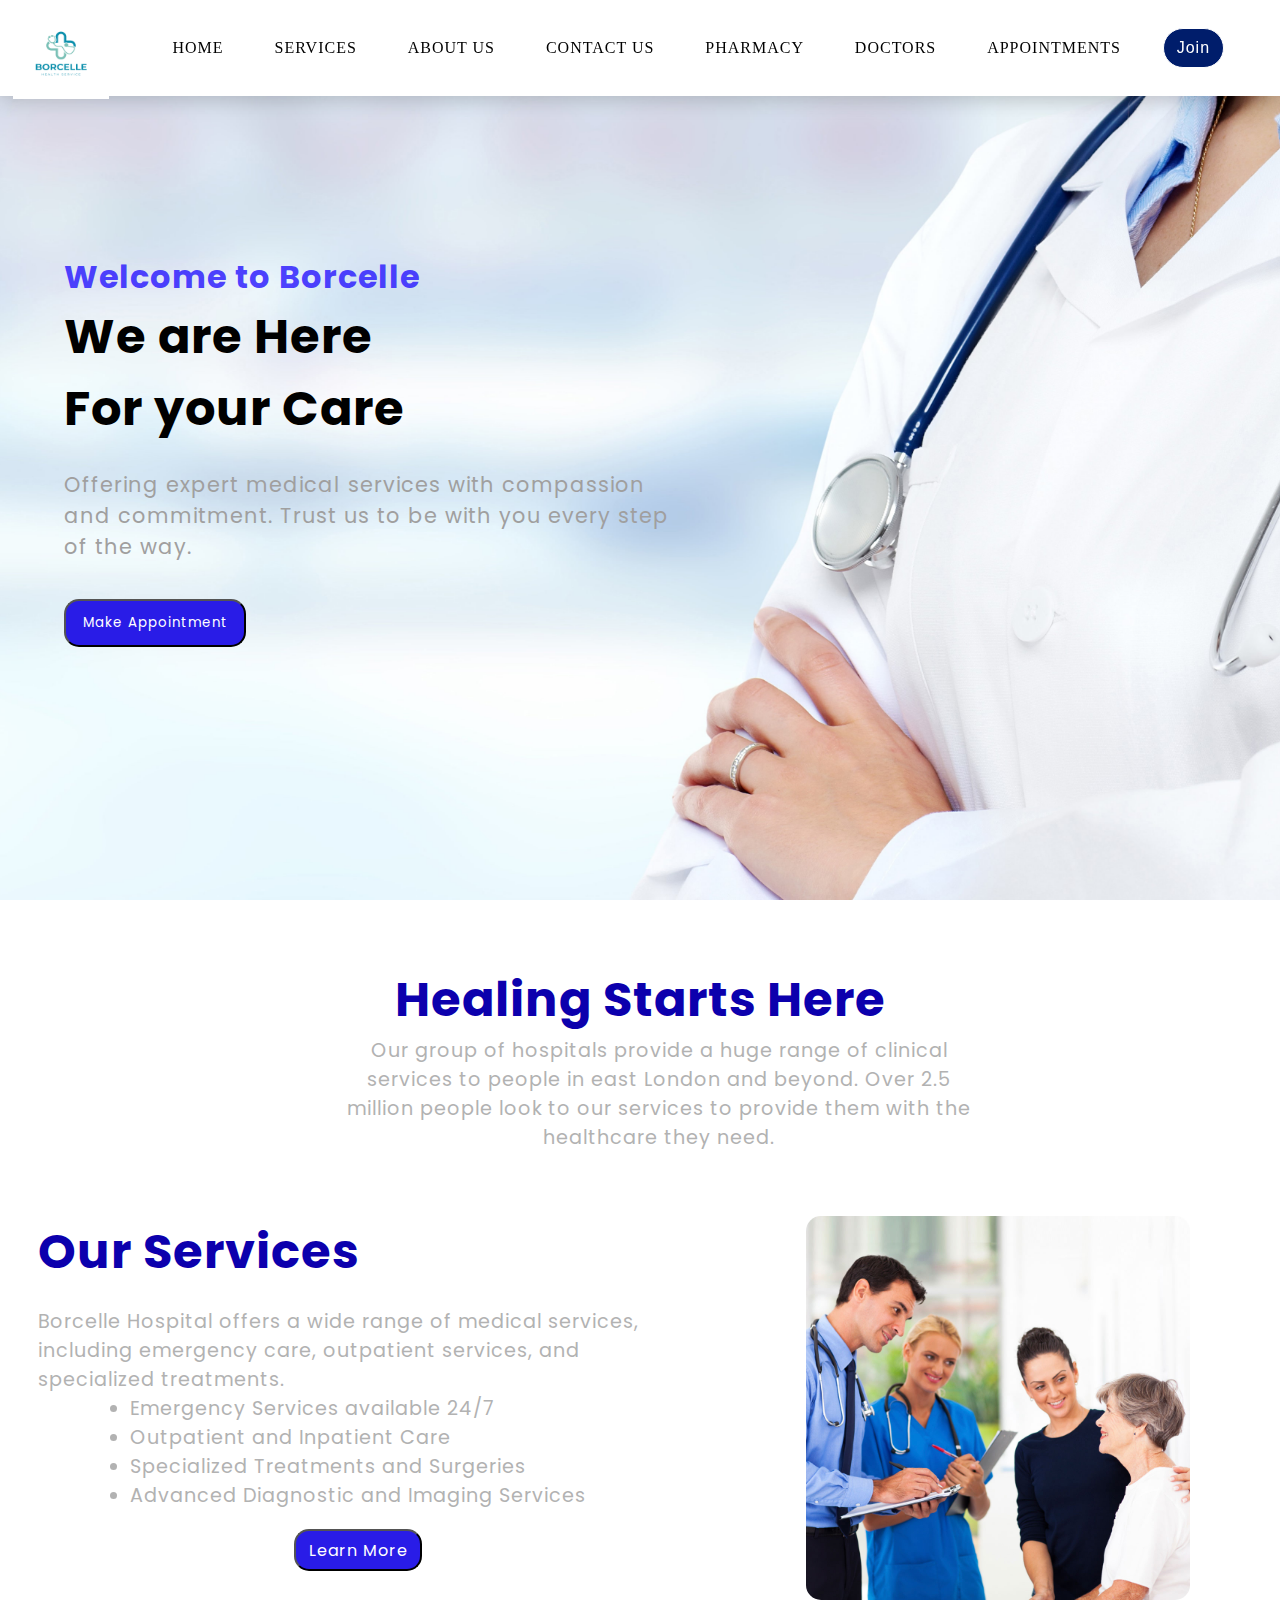
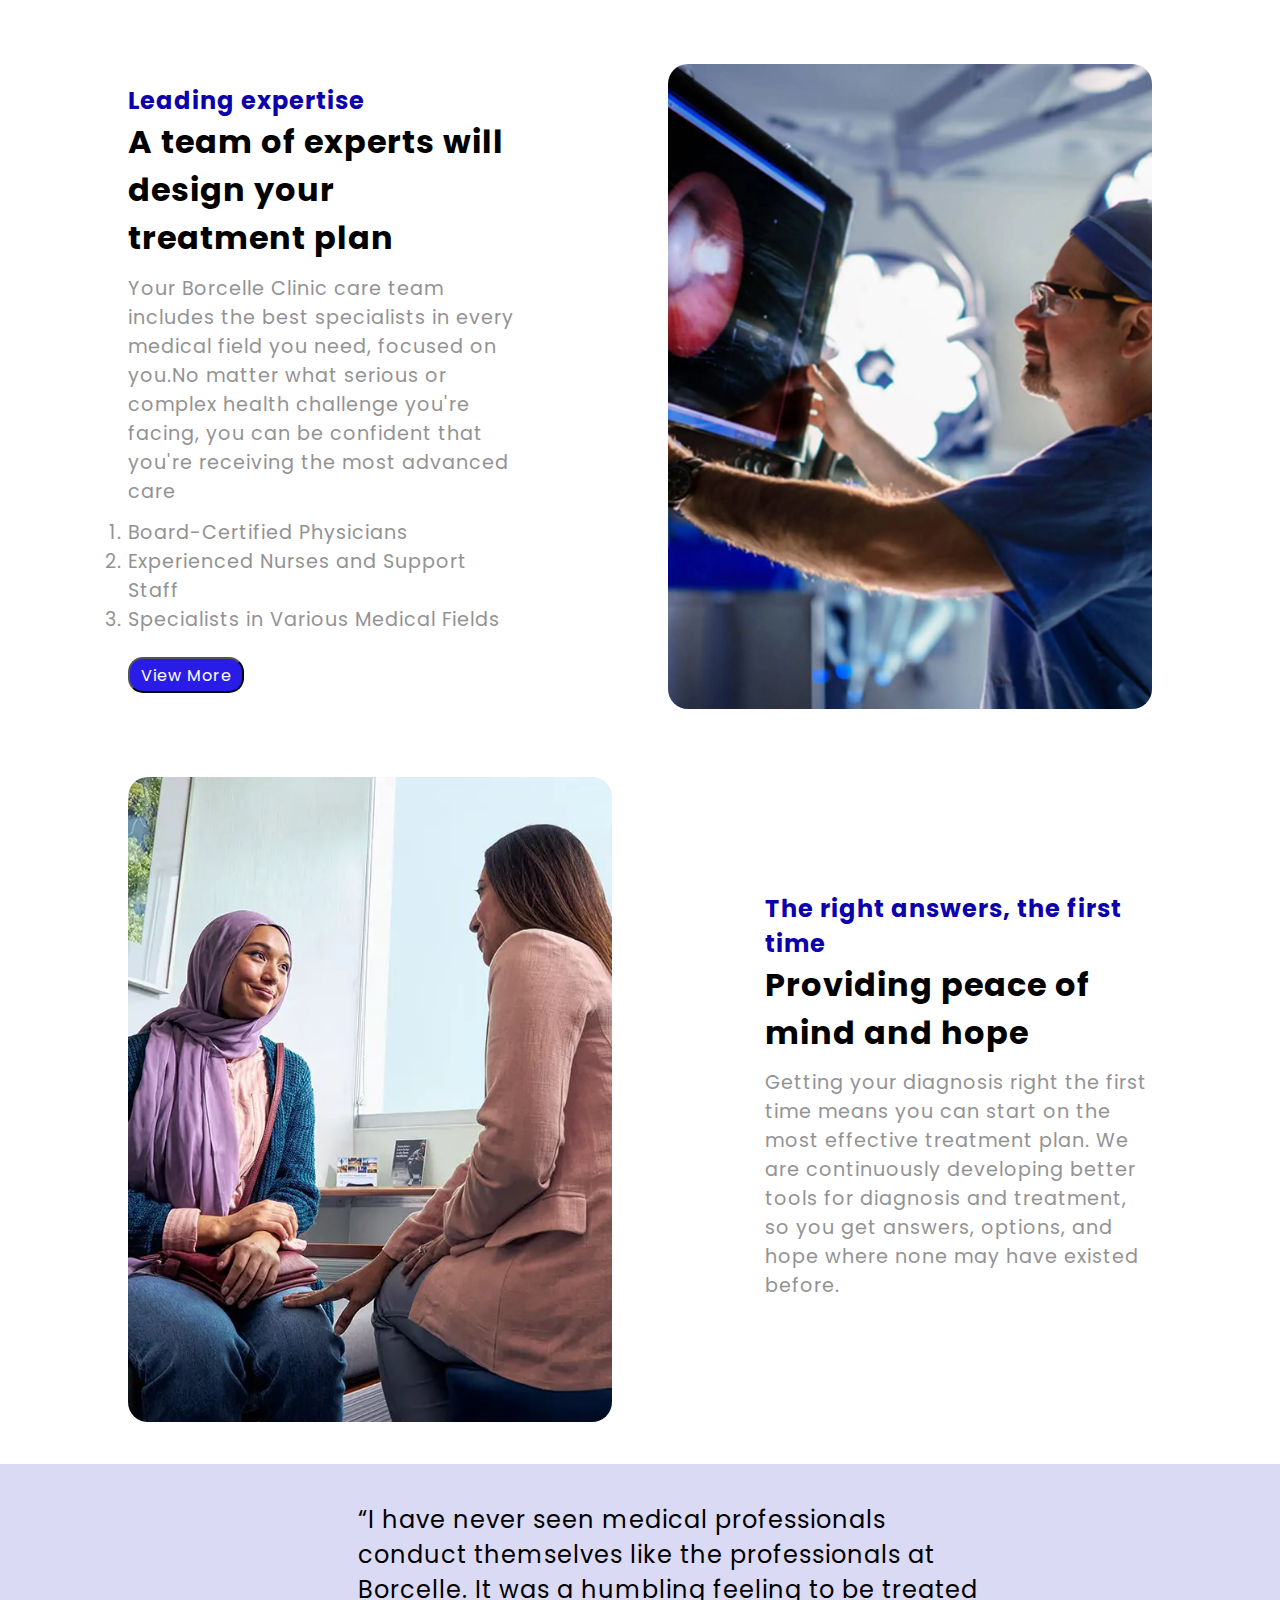
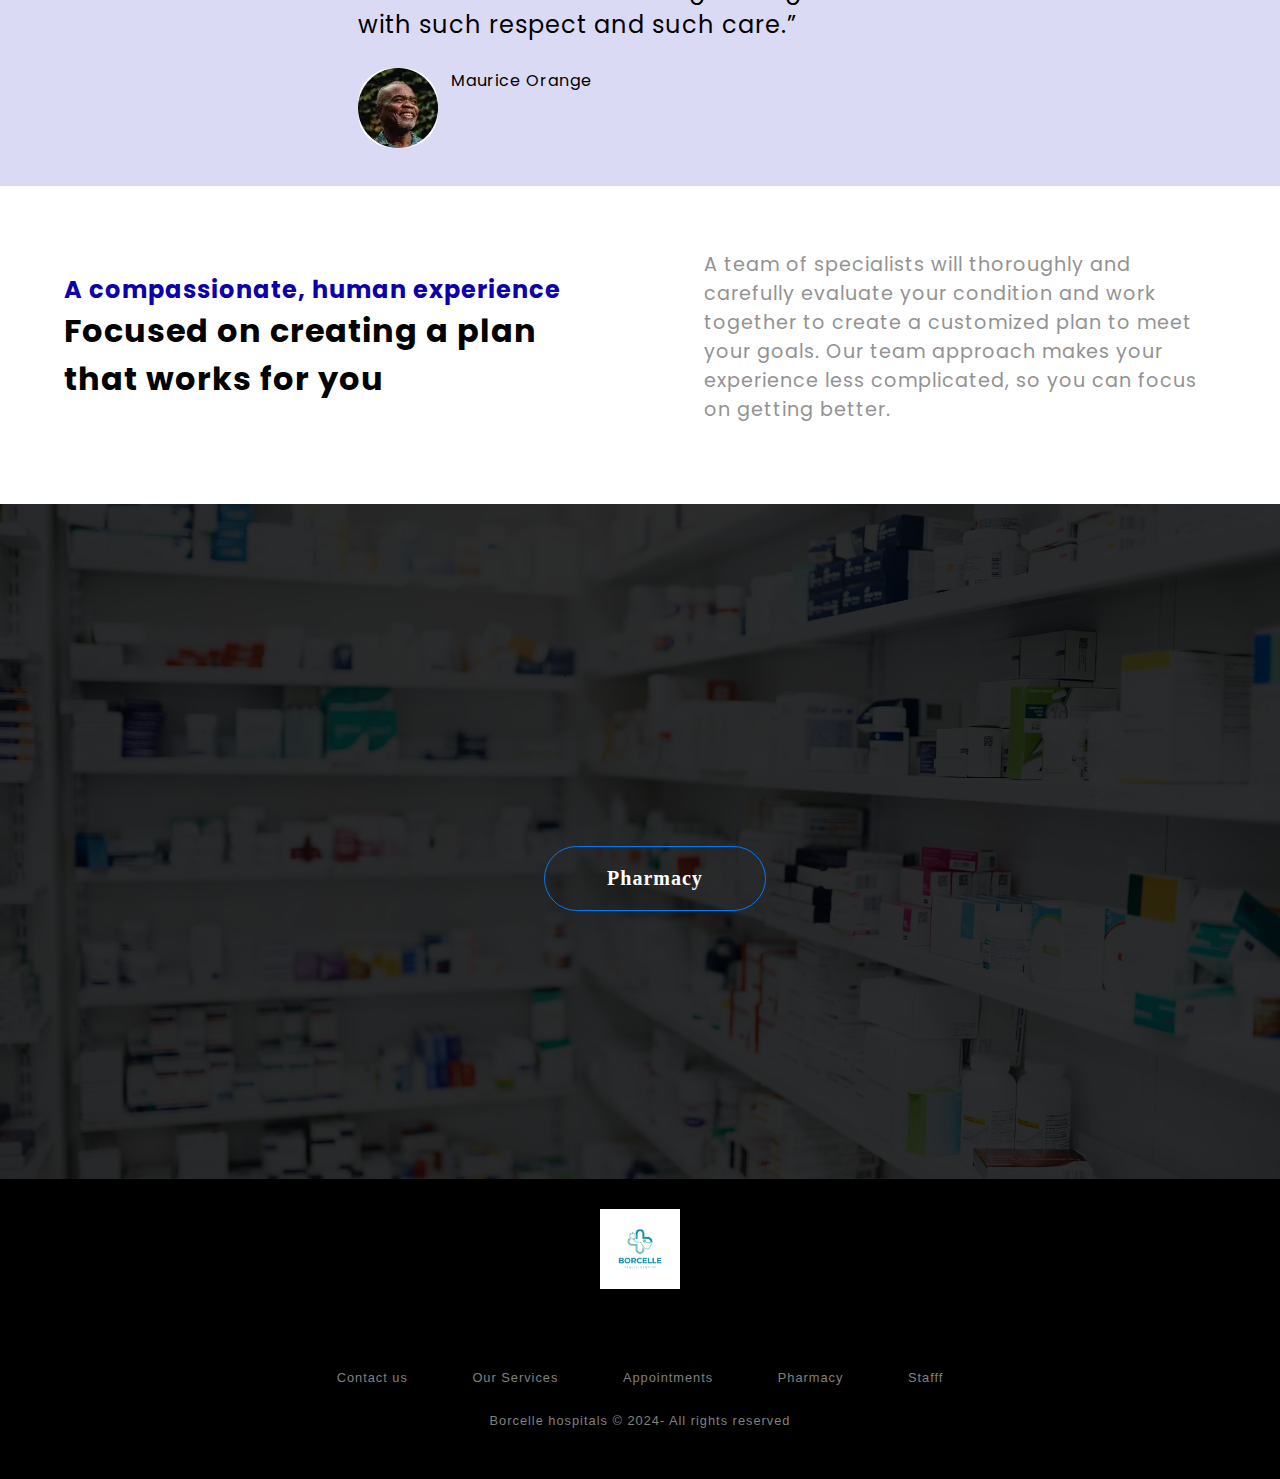
<file: index.html>
<!DOCTYPE html>
<html lang="en">
<head>
    <meta charset="UTF-8">
    <meta name="viewport" content="width=device-width, initial-scale=1.0">
    <title>Borcelle Hospital</title>
    <link rel="stylesheet" href="./styles/styles.css">
    <link rel="apple-touch-icon" sizes="180x180" href="./favicon/apple-touch-icon.png">
    <link rel="icon" type="image/png" sizes="32x32" href="./favicon//favicon-32x32.png">
    <link rel="icon" type="image/png" sizes="16x16" href="./favicon/favicon-16x16.png">
    <link rel="manifest" href="./favicon/site.webmanifest">
    <meta name="msapplication-TileColor" content="#da532c">
    <meta name="theme-color" content="#ffffff">
</head>
<body>
    <nav>
        <div class="logo">
            <img src="./Images/logo.png" alt="Logo Image">
        </div>
        <div class="hamburger">
            <div class="line1"></div>
            <div class="line2"></div>
            <div class="line3"></div>
        </div>
        <ul class="nav-links">
            <li><a href="./index.html">Home</a></li>
            <li><a href="./services.html">Services</a></li>
            <li><a href="./about.html">About Us</a></li>
            <li><a href="./contact.html">Contact Us</a></li>
            <li><a href="./pharmacy.html">Pharmacy</a></li>
            <li><a href="./doctors.html">Doctors</a></li>
            <li><a href="./reservation.html">Appointments</a></li>
            <li><button class="join-button" href="#">Join</button></li>
        </ul>
    </nav>
    
    <div class="hero-header">
        <div class="hero-header-content">
            <h5 id="title">Welcome to Borcelle</h5>
            <h1 class="hero-title">We are Here
            </h1>
            <h1 class="hero-title">For your Care</h1>
            <p id="hero-text">Offering expert medical services with compassion and commitment. Trust us to be with you every step of the way.</p>

            <button id="appointmentBtn">Make Appointment</button>
        </div>
    </div>


    <div class="services-sector">
        <h1 class="service-title">Healing Starts Here</h1>
        <p class="service-text">Our group of hospitals provide a huge range of clinical services to people in east London and beyond. Over 2.5 million people look to our services to provide them with the healthcare they need.</p>
    </div>

    <div class="our-services">
        <div class="service-text">
            <h1 class="our-service-title"> Our Services</h1>
            <p>Borcelle Hospital offers a wide range of medical services, including emergency care, outpatient services, and specialized treatments.</p> <!-- Bullet Point List -->
        <ul>
            <li>Emergency Services available 24/7</li>
            <li>Outpatient and Inpatient Care</li>
            <li>Specialized Treatments and Surgeries</li>
            <li>Advanced Diagnostic and Imaging Services</li>
        </ul>
        <button class="learnMoreBtn"> <a href="./services.html">Learn More</a></button>
        </div>
        <div class="serive-image">
            <img src="./Images/service.jpg" alt="Image of doctor consulting patient">
        </div>
    </div>

    <div class="expertise">
        <div class="expertise-container">
            <div class="expertise-text">
                <h4>Leading expertise</h4>
                <h2>A team of experts will design your treatment plan</h2>
                <p>Your Borcelle Clinic care team includes the best specialists in every medical field you need, focused on you.No matter what serious or complex health challenge you're facing, you can be confident that you're receiving the most advanced care </p>
                <ol>
                    <li>Board-Certified Physicians</li>
                    <li>Experienced Nurses and Support Staff</li>
                    <li>Specialists in Various Medical Fields</li>
                </ol>
                <button id="viewMore"> <a href="./services.html">View More</a></button>
            </div>
            <div class="expertise-image">
                <img src="./Images/expertise.webp" alt="">
            </div>
        </div>
    </div>

    <div class="expertise">
        <div class="expertise-container">
            <div class="expertise-image">
                <img src="./Images/providingpeace.webp" alt="">
            </div>
            <div class="expertise-text">
                <h4>The right answers, the first time</h4>
                <h2>Providing peace of mind and hope</h2>
                <p>Getting your diagnosis right the first time means you can start on the most effective treatment plan. We are continuously developing better tools for diagnosis and treatment, so you get answers, options, and hope where none may have existed before.</p>

            </div>

        </div>
    </div>

    <div class="customer-Review">
        <div class="review-container">
            <p>“I have never seen medical professionals conduct themselves like the professionals at Borcelle. It was a humbling feeling to be treated with such respect and such care.”</p>
        </div>
        <div class="customer-image">
            <img src="./Images/maurice_orange.webp" alt="">
            <p>Maurice Orange</p>
        </div>
    </div>

    <div class="expertise">
        <div class="expertise-text">
            <h4>A compassionate, human experience</h4>
            <h2>Focused on creating a plan that works for you</h2>
        </div>
        <div class="expertise-text">
            <p>A team of specialists will thoroughly and carefully evaluate your condition and work together to create a customized plan to meet your goals. Our team approach makes your experience less complicated, so you can focus on getting better.</p>
        </div>
    </div>

    <section class="home">
        <section class="content">
            <h4 class="animation">Get Your all Medical Needs</h4>
            <a href="./pharmacy.html" class="btn">Pharmacy</a>
        </section>
    </section>




    <footer>
        <div class="footer">
            <img src="./Images/logo.png" alt="">
        <div class="row">
        <a href="#"><i class="fa fa-facebook"></i></a>
        <a href="#"><i class="fa fa-instagram"></i></a>
        <a href="#"><i class="fa fa-youtube"></i></a>
        <a href="#"><i class="fa fa-twitter"></i></a>
        </div>
        
        <div class="row">
        <ul>
        <li><a href="./contact.html">Contact us</a></li>
        <li><a href="./services.html">Our Services</a></li>
        <li><a href="./reservation.html">Appointments</a></li>
        <li><a href="./pharmacy.html">Pharmacy</a></li>
        <li><a href="./doctors.html">Stafff</a></li>
        </ul>
        </div>
        
        <div class="row">
        Borcelle hospitals © 2024- All rights reserved
        </div>
        </div>
    </footer>
        
        

</body>
<script src="./script.js"></script>
</html>
</file>
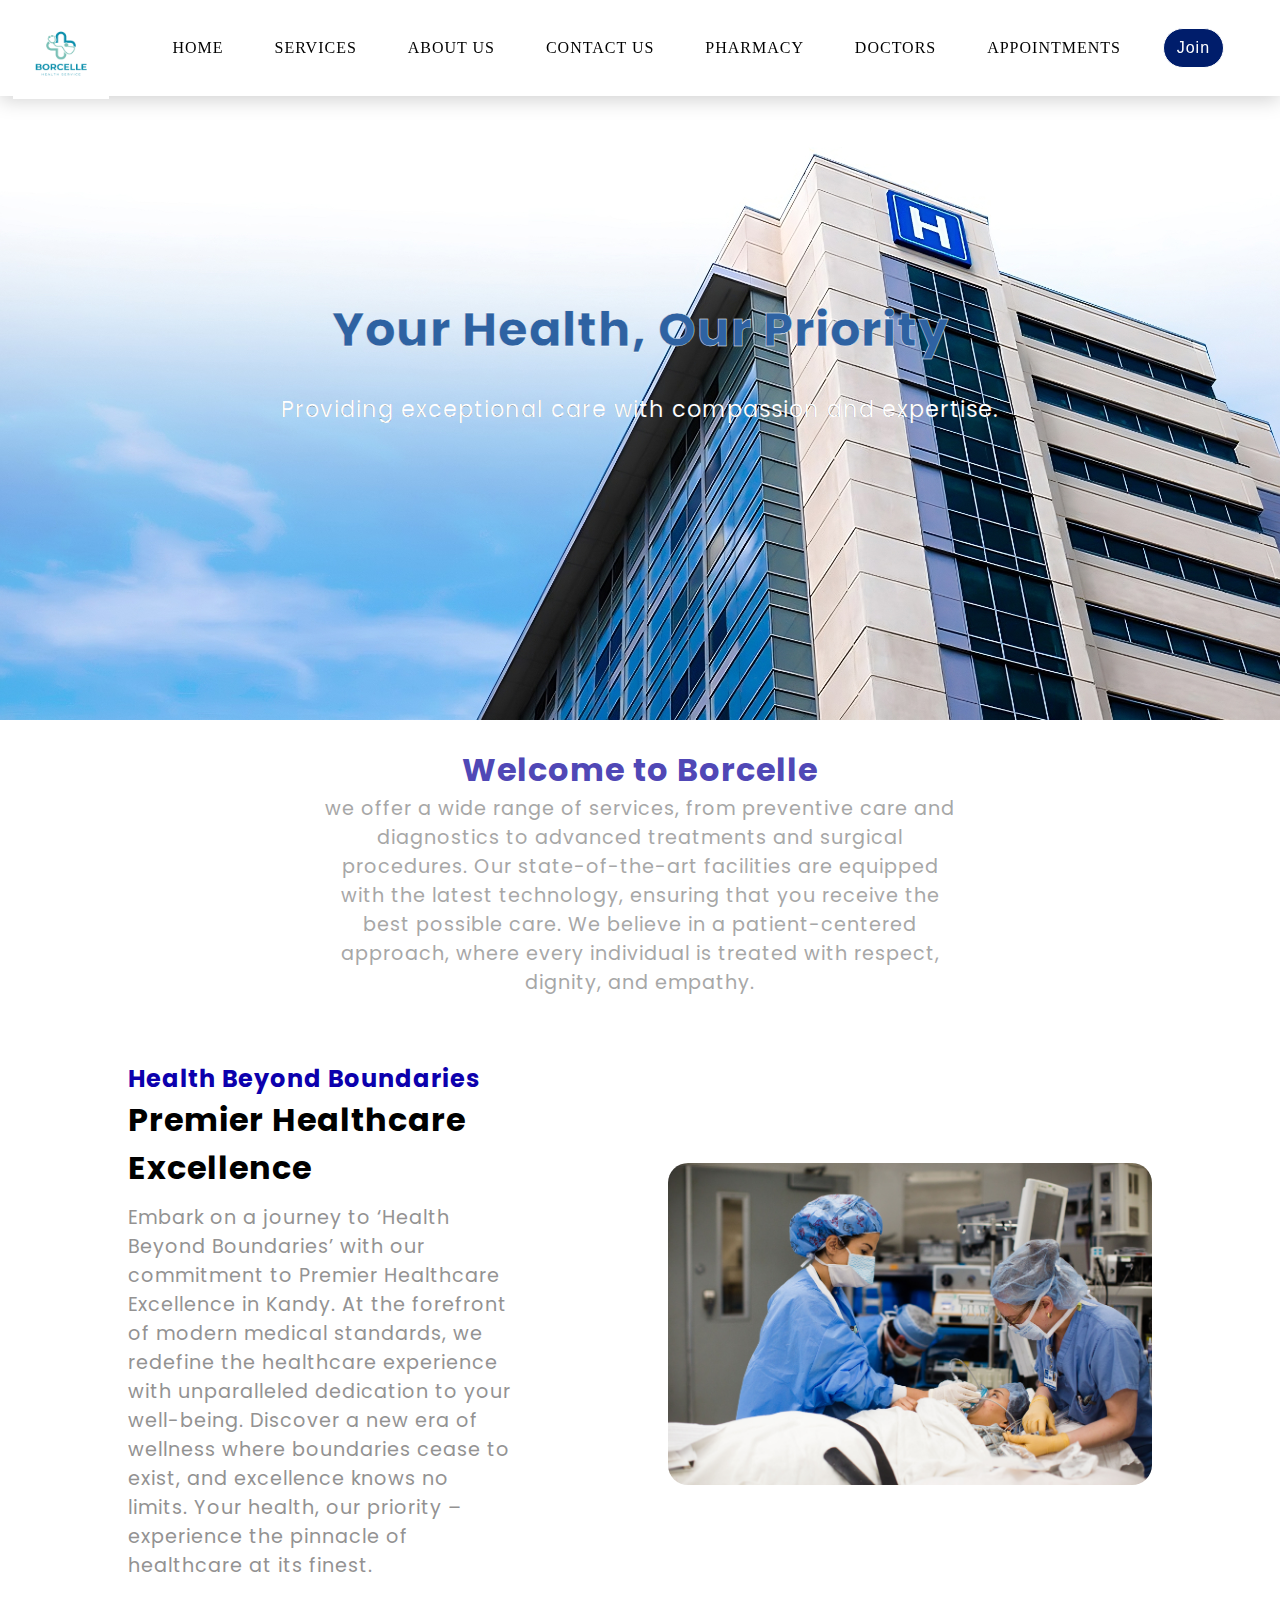
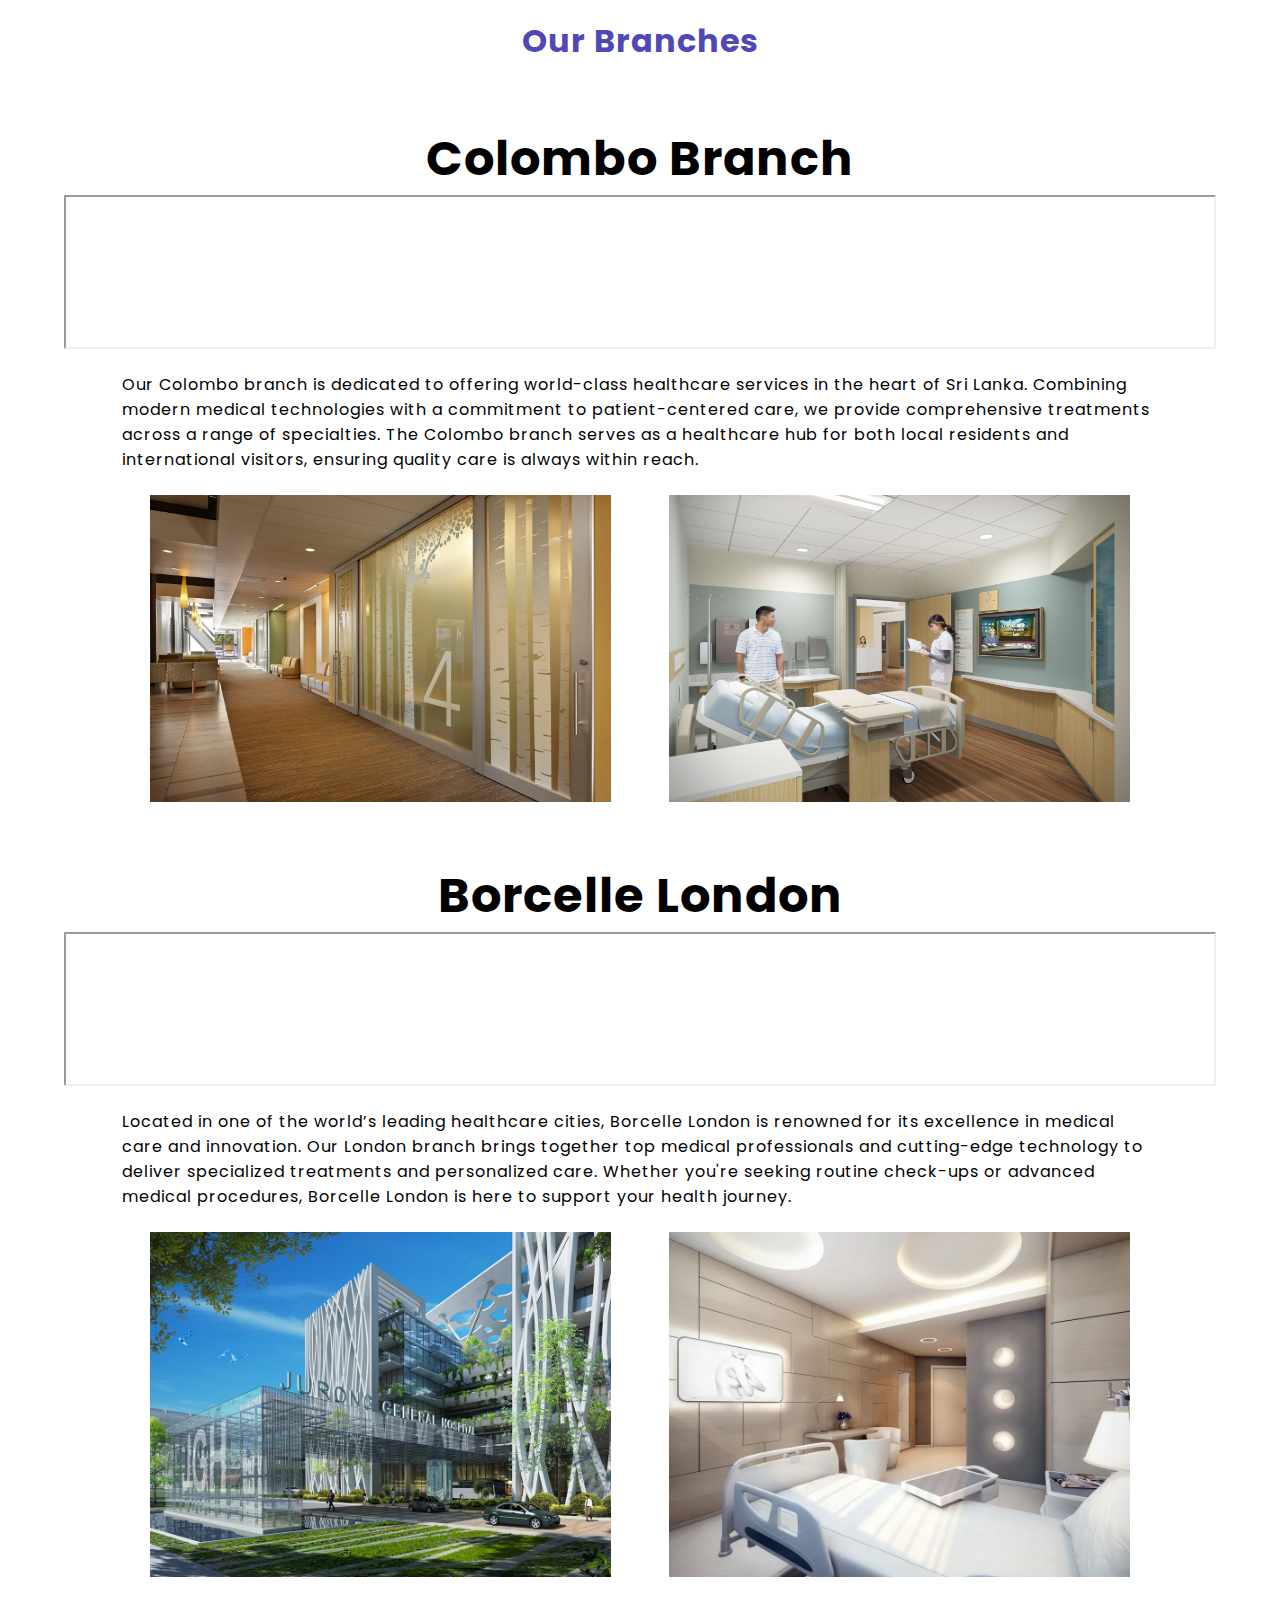
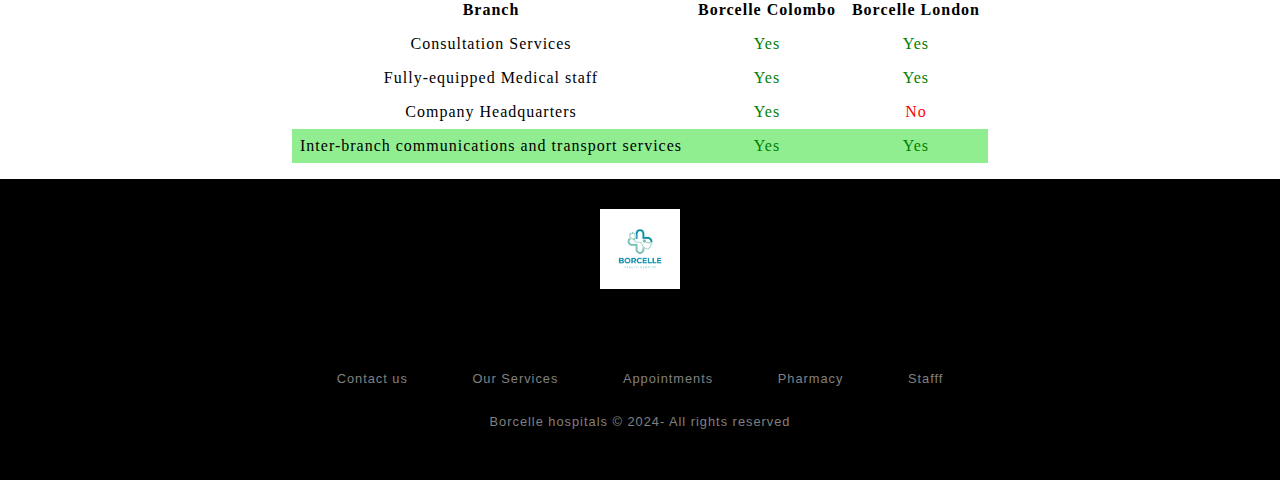
<file: about.html>
<!DOCTYPE html>
<html lang="en">
<head>
    <meta charset="UTF-8">
    <meta name="viewport" content="width=device-width, initial-scale=1.0">
    <title>Borcelle Hospitals</title>
    <link rel="stylesheet" href="./styles/styles.css">
    <link rel="stylesheet" href="./styles/about.css">
    <link rel="apple-touch-icon" sizes="180x180" href="./favicon/apple-touch-icon.png">
    <link rel="icon" type="image/png" sizes="32x32" href="./favicon//favicon-32x32.png">
    <link rel="icon" type="image/png" sizes="16x16" href="./favicon/favicon-16x16.png">
    <link rel="manifest" href="./favicon/site.webmanifest">
    <meta name="msapplication-TileColor" content="#da532c">
    <meta name="theme-color" content="#ffffff">
</head>
<body>
    <nav>
        <div class="logo">
            <img src="./Images/logo.png" alt="Logo Image">
        </div>
        <div class="hamburger">
            <div class="line1"></div>
            <div class="line2"></div>
            <div class="line3"></div>
        </div>
        <ul class="nav-links">
            <li><a href="./index.html">Home</a></li>
            <li><a href="./services.html">Services</a></li>
            <li><a href="./about.html">About Us</a></li>
            <li><a href="./contact.html">Contact Us</a></li>
            <li><a href="./pharmacy.html">Pharmacy</a></li>
            <li><a href="./doctors.html">Doctors</a></li>
            <li><a href="./reservation.html">Appointments</a></li>
            <li><button class="join-button" href="#">Join</button></li>
        </ul>
    </nav>

    <div class="about-hero-header">
        <div class="about-hero-header-content">
            <h1 class="hero-title">Your Health, Our Priority</h1>
            <p id="about-hero-text">Providing exceptional care with compassion and expertise. </p>
        </div>
    </div>

    <div class="about-main-text">
        <h4>Welcome to Borcelle</h4>
        <p>we offer a wide range of services, from preventive care and diagnostics to advanced treatments and surgical procedures. Our state-of-the-art facilities are equipped with the latest technology, ensuring that you receive the best possible care. We believe in a patient-centered approach, where every individual is treated with respect, dignity, and empathy.</p>
    </div>

    <div class="expertise">
        <div class="expertise-container">
            <div class="expertise-text">
                <h4>Health Beyond Boundaries
                </h4>
                <h2>Premier Healthcare Excellence</h2>
                <p>Embark on a journey to ‘Health Beyond Boundaries’ with our commitment to Premier Healthcare Excellence in Kandy. At the forefront of modern medical standards, we redefine the healthcare experience with unparalleled dedication to your well-being. Discover a new era of wellness where boundaries cease to exist, and excellence knows no limits. Your health, our priority – experience the pinnacle of healthcare at its finest.</p>
            </div>
            <div class="expertise-image">
                <img src="./Images/aboutus.jpg" alt="">
            </div>
        </div>
    </div>
    
    <div class="branches">
        <h1>Our Branches</h1>
    </div>
    <div class="branches-section">
        <div class="branches-container">
            <div class="branch-card">
                <div class="branch-name">
                    <h1>Colombo Branch</h1>
                </div>
                <div class="branch-map">
                    <iframe src="https://www.google.com/maps/embed?pb=!1m18!1m12!1m3!1d63371.81536310977!2d79.81500565289788!3d6.921836877837569!2m3!1f0!2f0!3f0!3m2!1i1024!2i768!4f13.1!3m3!1m2!1s0x3ae253d10f7a7003%3A0x320b2e4d32d3838d!2sColombo!5e0!3m2!1sen!2slk!4v1724061359302!5m2!1sen!2slk" allowfullscreen="" loading="lazy" referrerpolicy="no-referrer-when-downgrade"></iframe>

                </div>
                <div class="branch-description">
                    <p>Our Colombo branch is dedicated to offering world-class healthcare services in the heart of Sri Lanka. Combining modern medical technologies with a commitment to patient-centered care, we provide comprehensive treatments across a range of specialties. The Colombo branch serves as a healthcare hub for both local residents and international visitors, ensuring quality care is always within reach.</p>
                </div>
                <div class="branch-images">
                    <img src="./Images/colombo.webp" alt="">
                    <img src="./Images/colombo2.jpg" alt="">

                </div>
            </div>

            <div class="branch-card">
                <div class="branch-name">
                    <h1>Borcelle London</h1>
                </div>
                <div class="branch-map">
                    <iframe src="https://www.google.com/maps/embed?pb=!1m18!1m12!1m3!1d158858.5851966824!2d-0.2664051595240117!3d51.52852620095036!2m3!1f0!2f0!3f0!3m2!1i1024!2i768!4f13.1!3m3!1m2!1s0x47d8a00baf21de75%3A0x52963a5addd52a99!2sLondon%2C%20UK!5e0!3m2!1sen!2slk!4v1724062353848!5m2!1sen!2slk" allowfullscreen="" loading="lazy" referrerpolicy="no-referrer-when-downgrade"></iframe>

                </div>
                <div class="branch-description">
                    <p>Located in one of the world’s leading healthcare cities, Borcelle London is renowned for its excellence in medical care and innovation. Our London branch brings together top medical professionals and cutting-edge technology to deliver specialized treatments and personalized care. Whether you're seeking routine check-ups or advanced medical procedures, Borcelle London is here to support your health journey.</p>
                </div>
                <div class="branch-images">
                    <img src="./Images/london.jpg" alt="london Hospitals">
                    <img src="./Images/london2.webp" alt="london Hospitals">

                </div>
            </div>
        </div>
    </div>

    <section class="responsive service-summary" >
        <section class="responsive-table">
            <table>
                <thead>
                    <tr>
                        <th>Branch</th>
                        <th>Borcelle Colombo</th>
                        <th>Borcelle London</th>
                    </tr>
                </thead>
                <tbody>
                    <tr>
                        <td>Consultation Services</td>
                        <td class="good-indicator">Yes</td>
                        <td class="good-indicator">Yes</td>
                    </tr>
                    <tr>
                        <td>Fully-equipped Medical staff</td>
                        <td class="good-indicator">Yes</td>
                        <td class="good-indicator">Yes</td>
                    </tr>
                    <tr>
                        <td>Company Headquarters</td>
                        <td class="good-indicator">Yes</td>
                        <td class="bad-indicator">No</td>
                    </tr>
                </tbody>
                <tfoot>
                    <tr>
                        <td>Inter-branch communications and transport services</td>
                        <td class="good-indicator">Yes</td>
                        <td class="good-indicator">Yes</td>
                    </tr>
                </tfoot>
            </table>
        </section>
    </section>

    <footer>
        <div class="footer">
            <img src="./Images/logo.png" alt="">
        <div class="row">
        <a href="#"><i class="fa fa-facebook"></i></a>
        <a href="#"><i class="fa fa-instagram"></i></a>
        <a href="#"><i class="fa fa-youtube"></i></a>
        <a href="#"><i class="fa fa-twitter"></i></a>
        </div>
        
        <div class="row">
        <ul>
        <li><a href="./contact.html">Contact us</a></li>
        <li><a href="./services.html">Our Services</a></li>
        <li><a href="./reservation.html">Appointments</a></li>
        <li><a href="./pharmacy.html">Pharmacy</a></li>
        <li><a href="./doctors.html">Stafff</a></li>
        </ul>
        </div>
        
        <div class="row">
        Borcelle hospitals © 2024- All rights reserved
        </div>
        </div>
    </footer>
</body>
<script src="./script.js"></script>
</html>
</file>
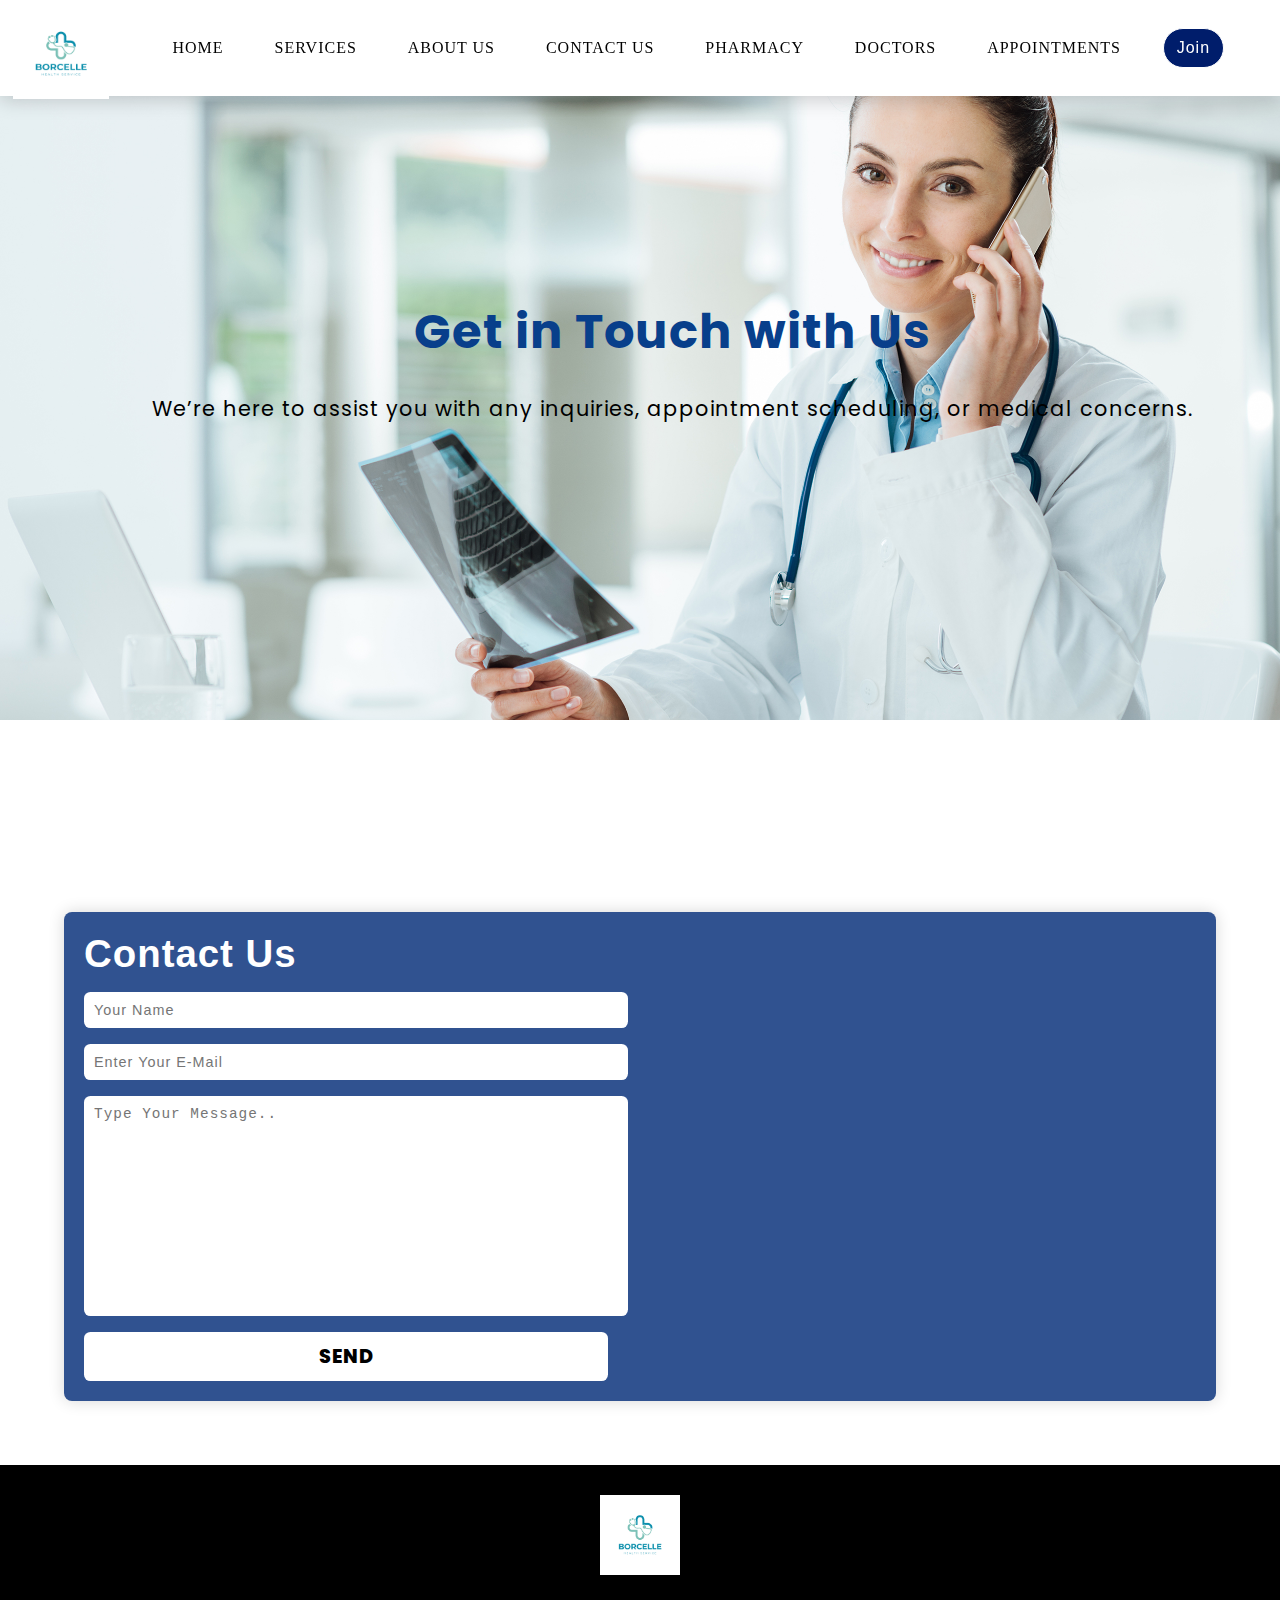
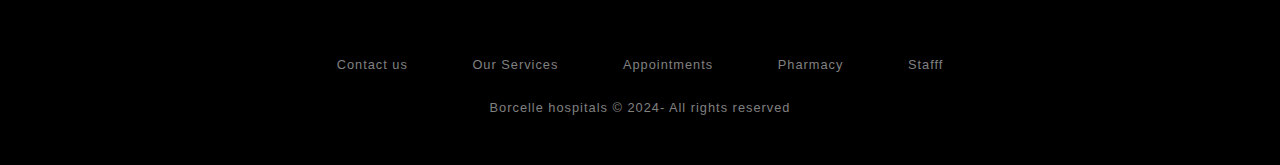
<file: contact.html>
<!DOCTYPE html>
<html lang="en">
<head>
    <meta charset="UTF-8">
    <meta name="viewport" content="width=device-width, initial-scale=1.0">
    <title>Borcelle Hospitals</title>
    <link rel="stylesheet" href="./styles/styles.css">
    <link rel="stylesheet" href="./styles/contact.css">
    <link rel="apple-touch-icon" sizes="180x180" href="./favicon/apple-touch-icon.png">
    <link rel="icon" type="image/png" sizes="32x32" href="./favicon//favicon-32x32.png">
    <link rel="icon" type="image/png" sizes="16x16" href="./favicon/favicon-16x16.png">
    <link rel="manifest" href="./favicon/site.webmanifest">
    <meta name="msapplication-TileColor" content="#da532c">
    <meta name="theme-color" content="#ffffff">
</head>
<body>
    <nav>
        <div class="logo">
            <img src="./Images/logo.png" alt="Logo Image">
        </div>
        <div class="hamburger">
            <div class="line1"></div>
            <div class="line2"></div>
            <div class="line3"></div>
        </div>
        <ul class="nav-links">
            <li><a href="./index.html">Home</a></li>
            <li><a href="./services.html">Services</a></li>
            <li><a href="./about.html">About Us</a></li>
            <li><a href="./contact.html">Contact Us</a></li>
            <li><a href="./pharmacy.html">Pharmacy</a></li>
            <li><a href="./doctors.html">Doctors</a></li>
            <li><a href="./reservation.html">Appointments</a></li>
            <li><button class="join-button" href="#">Join</button></li>
        </ul>
    </nav>

    <div class="contact-hero-header">
        <div class="contact-hero-header-content">
            <h1 class="hero-title">Get in Touch with Us</h1>
            <p id="contact-hero-text">We’re here to assist you with any inquiries, appointment scheduling, or medical concerns.</p>
        </div>
    </div>

    <!--Contact-->
    <section>
        <section class="contact">
            <section class="contact-container">
                <section class="form-container">
                    <h3>Contact Us</h3>
                    <form action="" class="contact-form">
                        <input type="text" placeholder="Your Name" required>
                        <input type="email" name="" id="" placeholder="Enter Your E-Mail" required>
                        <textarea name="" id="" cols="30" rows="10" placeholder="Type Your Message.." required></textarea>
                        <input type="submit" value="Send" class="send-button">
    
                    </form>
                </section>
                <section class="contact-map">
                    <iframe src="https://www.google.com/maps/embed?pb=!1m18!1m12!1m3!1d112122.28570663193!2d-81.52210790273439!3d28.5751245!2m3!1f0!2f0!3f0!3m2!1i1024!2i768!4f13.1!3m3!1m2!1s0x88e77a9bb5ceec91%3A0x242b355582ac8db9!2sAdventHealth%20Orlando!5e0!3m2!1sen!2slk!4v1723994438920!5m2!1sen!2slk"style="border:0;" allowfullscreen="" loading="lazy" referrerpolicy="no-referrer-when-downgrade"></iframe>
                </section>
            </section>
        </section>
    </section>

    <footer>
        <div class="footer">
            <img src="./Images/logo.png" alt="">
        <div class="row">
        <a href="#"><i class="fa fa-facebook"></i></a>
        <a href="#"><i class="fa fa-instagram"></i></a>
        <a href="#"><i class="fa fa-youtube"></i></a>
        <a href="#"><i class="fa fa-twitter"></i></a>
        </div>
        
        <div class="row">
        <ul>
        <li><a href="./contact.html">Contact us</a></li>
        <li><a href="./services.html">Our Services</a></li>
        <li><a href="./reservation.html">Appointments</a></li>
        <li><a href="./pharmacy.html">Pharmacy</a></li>
        <li><a href="./doctors.html">Stafff</a></li>
        </ul>
        </div>
        
        <div class="row">
        Borcelle hospitals © 2024- All rights reserved
        </div>
        </div>
        </footer>
</body>
<script src="./script.js"></script>
</html>
</file>
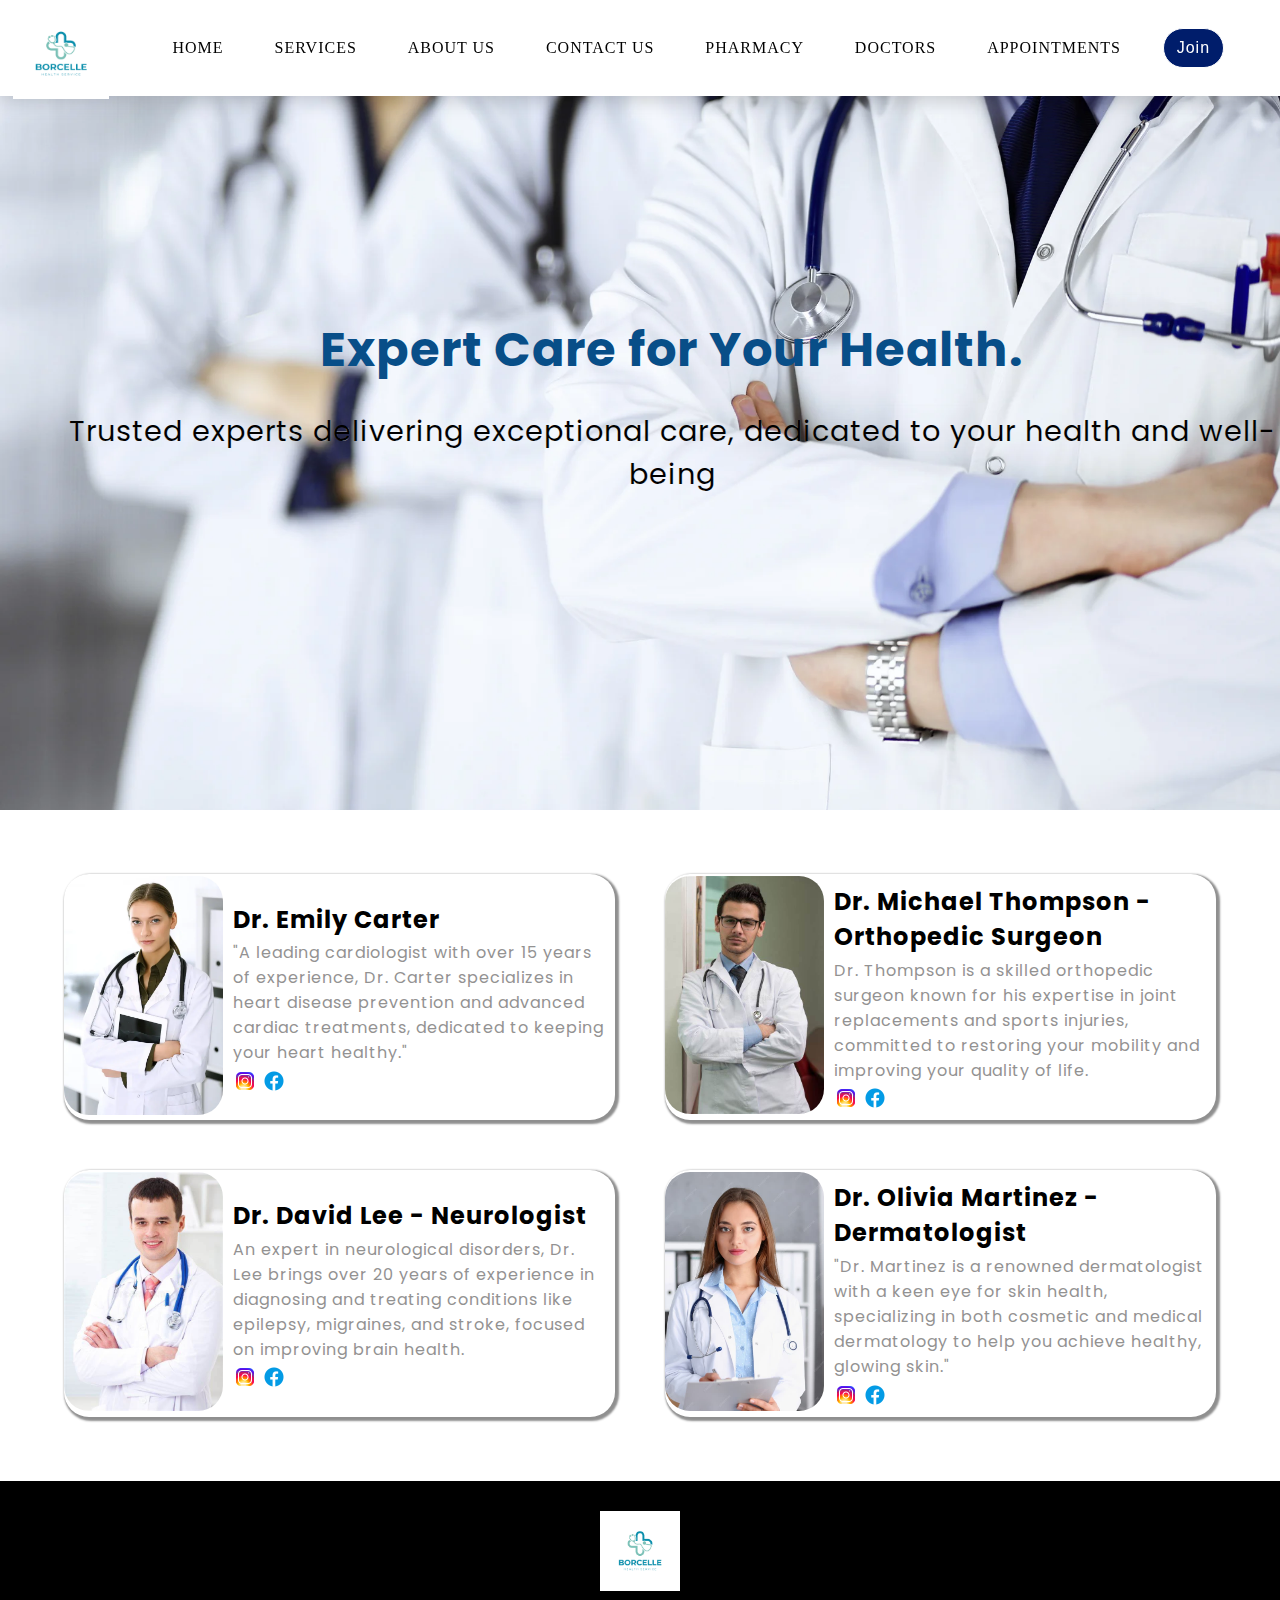
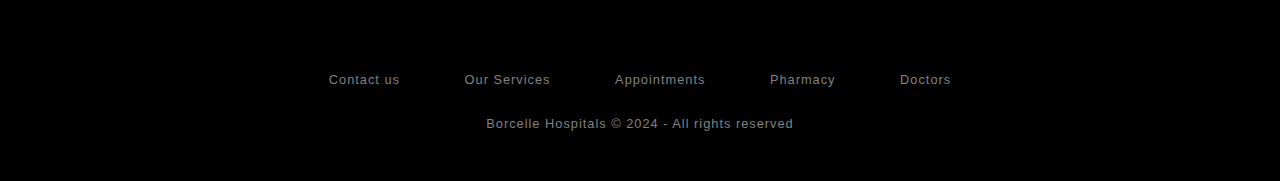
<file: doctors.html>
<!DOCTYPE html>
<html lang="en">
<head>
    <meta charset="UTF-8">
    <meta name="viewport" content="width=device-width, initial-scale=1.0">
    <title>Borcelle Hospitals</title>
    <link rel="stylesheet" href="./styles/styles.css">
    <link rel="stylesheet" href="./styles/doctors.css">
    <link rel="apple-touch-icon" sizes="180x180" href="./favicon/apple-touch-icon.png">
    <link rel="icon" type="image/png" sizes="32x32" href="./favicon//favicon-32x32.png">
    <link rel="icon" type="image/png" sizes="16x16" href="./favicon/favicon-16x16.png">
    <link rel="manifest" href="./favicon/site.webmanifest">
    <meta name="msapplication-TileColor" content="#da532c">
    <meta name="theme-color" content="#ffffff">
</head>
<body>
    <nav>
        <div class="logo">
            <img src="./Images/logo.png" alt="Logo Image">
        </div>
        <div class="hamburger">
            <div class="line1"></div>
            <div class="line2"></div>
            <div class="line3"></div>
        </div>
        <ul class="nav-links">
            <li><a href="./index.html">Home</a></li>
            <li><a href="./services.html">Services</a></li>
            <li><a href="./about.html">About Us</a></li>
            <li><a href="./contact.html">Contact Us</a></li>
            <li><a href="./pharmacy.html">Pharmacy</a></li>
            <li><a href="./doctors.html">Doctors</a></li>
            <li><a href="./reservation.html">Appointments</a></li>
            <li><button class="join-button" href="#">Join</button></li>
        </ul>
    </nav>

    <div class="doctors-hero-header">
        <div class="doctors-hero-header-content">
            <h1 class="doctors-hero-title">Expert Care for Your Health.</h1>
            <p id="doctors-hero-text">Trusted experts delivering exceptional care, dedicated to your health and well-being</p>
        </div>
    </div>

    <div class="doctors-grid">
        <div class="card">
            <div class="cardimage">
                <img src="./Images/emily.webp" alt="Emily">
            </div>
            <div class="card-text">
                <h2>Dr. Emily Carter</h2>
                <p>"A leading cardiologist with over 15 years of experience, Dr. Carter specializes in heart disease prevention and advanced cardiac treatments, dedicated to keeping your heart healthy."</p>
                <div class="icons">
                    <img src="./Images/icons8-instagram-48.png" alt="">
                    <img src="./Images/icons8-facebook-48.png" alt="">
                </div>
            </div>
        </div>

        <div class="card">
            <div class="cardimage">
                <img src="./Images/john.jpg" alt="John">
            </div>
            <div class="card-text">
                <h2>Dr. Michael Thompson - Orthopedic Surgeon</h2>
                <p>Dr. Thompson is a skilled orthopedic surgeon known for his expertise in joint replacements and sports injuries, committed to restoring your mobility and improving your quality of life.</p>
                <div class="icons">
                    <img src="./Images/icons8-instagram-48.png" alt="">
                    <img src="./Images/icons8-facebook-48.png" alt="">
                </div>
            </div>
        </div>

        <div class="card">
            <div class="cardimage">
                <img src="./Images/lee.jpg" alt="Lee">
            </div>
            <div class="card-text">
                <h2>Dr. David Lee - Neurologist</h2>
                <p>An expert in neurological disorders, Dr. Lee brings over 20 years of experience in diagnosing and treating conditions like epilepsy, migraines, and stroke, focused on improving brain health.</p>
                <div class="icons">
                    <img src="./Images/icons8-instagram-48.png" alt="">
                    <img src="./Images/icons8-facebook-48.png" alt="">
                </div>
            </div>
        </div>

        <div class="card">
            <div class="cardimage">
                <img src="./Images/olivia.jpg" alt="olivia">
            </div>
            <div class="card-text">
                <h2>Dr. Olivia Martinez - Dermatologist</h2>
                <p>"Dr. Martinez is a renowned dermatologist with a keen eye for skin health, specializing in both cosmetic and medical dermatology to help you achieve healthy, glowing skin."</p>
                <div class="icons">
                    <img src="./Images/icons8-instagram-48.png" alt="">
                    <img src="./Images/icons8-facebook-48.png" alt="">
                </div>
            </div>
        </div>
    </div>

    <footer>
        <div class="footer">
            <img src="./Images/logo.png" alt="">
            <div class="row">
                <a href="#"><i class="fa fa-facebook"></i></a>
                <a href="#"><i class="fa fa-instagram"></i></a>
                <a href="#"><i class="fa fa-youtube"></i></a>
                <a href="#"><i class="fa fa-twitter"></i></a>
            </div>
            <div class="row">
                <ul>
                    <li><a href="./contact.html">Contact us</a></li>
                    <li><a href="./services.html">Our Services</a></li>
                    <li><a href="./reservation.html">Appointments</a></li>
                    <li><a href="./pharmacy.html">Pharmacy</a></li>
                    <li><a href="./doctors.html">Doctors</a></li>
                </ul>
            </div>
            <div class="row">
                Borcelle Hospitals © 2024 - All rights reserved
            </div>
        </div>
    </footer>
</body>
<script src="./script.js"></script>
</html>
</file>
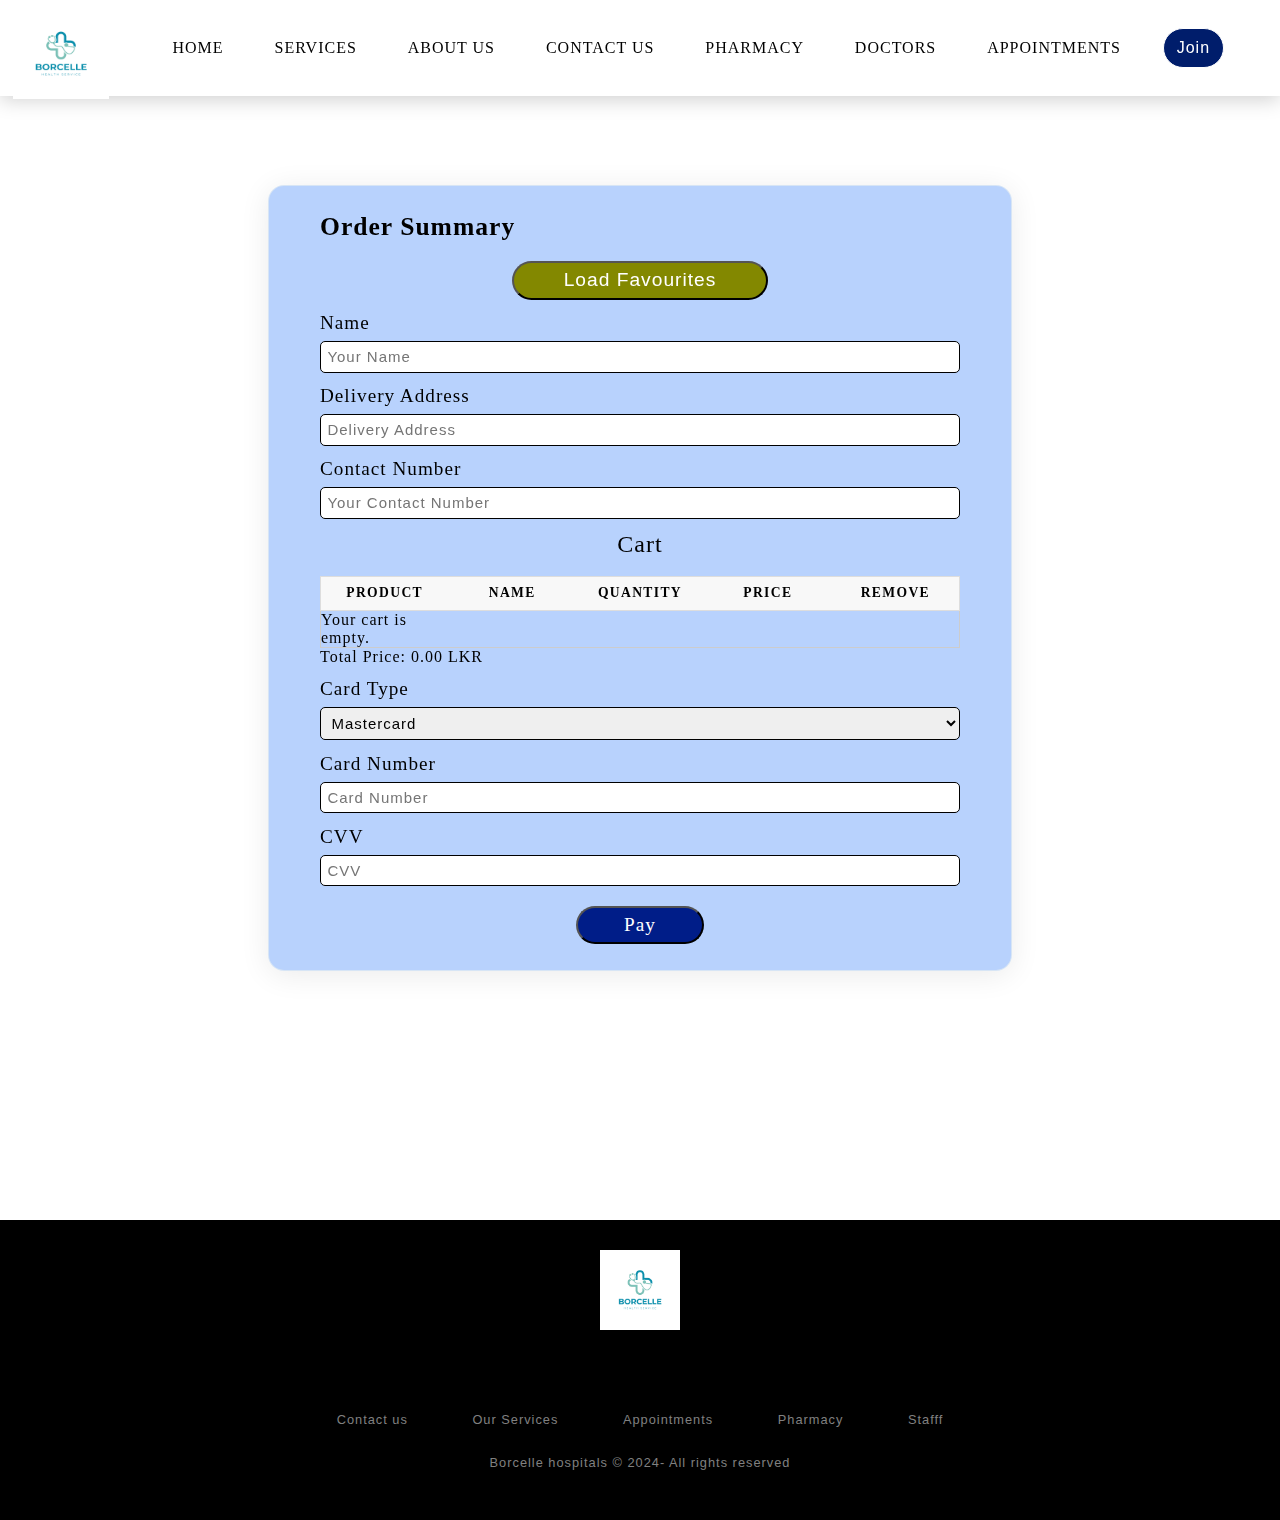
<file: order.html>
<!DOCTYPE html>
<html lang="en">
<head>
    <meta charset="UTF-8">
    <meta name="viewport" content="width=device-width, initial-scale=1.0">
    <title>Borcelle Hospitals | Payments</title>
    <link rel="apple-touch-icon" sizes="180x180" href="./favicon/apple-touch-icon.png">
    <link rel="icon" type="image/png" sizes="32x32" href="./favicon//favicon-32x32.png">
    <link rel="icon" type="image/png" sizes="16x16" href="./favicon/favicon-16x16.png">
    <link rel="manifest" href="./favicon/site.webmanifest">
    <meta name="msapplication-TileColor" content="#da532c">
    <meta name="theme-color" content="#ffffff">
    <link rel="stylesheet" href="./styles.css">
    <script src="./order.js" defer></script>
    <script src="./script.js" defer></script>
</head>
<body>
    <nav>
        <div class="logo">
            <img src="./Images/logo.png" alt="Logo Image">
        </div>
        <div class="hamburger">
            <div class="line1"></div>
            <div class="line2"></div>
            <div class="line3"></div>
        </div>
        <ul class="nav-links">
            <li><a href="./index.html">Home</a></li>
            <li><a href="./services.html">Services</a></li>
            <li><a href="./about.html">About Us</a></li>
            <li><a href="./contact.html">Contact Us</a></li>
            <li><a href="./pharmacy.html">Pharmacy</a></li>
            <li><a href="./doctors.html">Doctors</a></li>
            <li><a href="./reservation.html">Appointments</a></li>
            <li><button class="join-button" href="#">Join</button></li>
        </ul>
    </nav>

    <!-- <section class="pharmacy-hero-header">
        <section class="pharmacy-hero-header-content">
            <h1 class="pharmacy-hero-title">Borcelle Hospitals Pharmacy</h1>
            <p id="pharmacy-hero-text">Access a wide range of medications and expert pharmaceutical advice,</p>
        </section>
    </section> -->

    <div class="order-form-wrapper">
        <form action="" id="order-form">
            <h1>Order Summary</h1>
            <div class="Favourites-buttons">
                <button id="load">Load Favourites</button>
            </div>
            <div class="name-section">
                <label for="customerName">Name</label>
                <input type="text" id="customerName" name="customerName" placeholder="Your Name">
            </div>
            <div class="name-section">
                <label for="address">Delivery Address</label>
                <input type="text" id="address" name="address" placeholder="Delivery Address" >
            </div>
            <div class="name-section">
                <label for="contact">Contact Number</label>
                 <input type="number" id="contact" name="contact" placeholder="Your Contact Number">
            </div>

            
            <div class="cart-section">
                <table id="cart-table">
                  <caption>Cart</caption>
                  <thead>
                    <tr>
                      <th>Product</th>
                      <th>Name</th>
                      <th>Quantity</th>
                      <th>Price</th>
                      <th>Remove</th>
                    </tr>
                  </thead>
                  <tbody>
                  </tbody>
                </table>
            </div>
            <div class="total-price">

            </div>
            <div class="name-section">
                <label for="carType">Card Type</label>
                <select name="carType" id="cardType">
                <option value="master">Mastercard</option>
                <option value="visa">Visa</option>
                </select>
            </div>

            <div class="name-section">
                <label for="cardNumber">Card Number</label>
                <input type="number" id="cardNumber" name="cardNumber" placeholder="Card Number">
            </div>

            <div class="name-section">
                <label for="cvv">CVV</label>
                <input type="number" id="cvv" name="cvv" placeholder="CVV">
            </div>
            <div class="payment-buttons">
                <Button id="pay" type="button">Pay</Button>
            </div>

        </form>
     </div>

     <footer>
        <div class="footer">
            <img src="./Images/logo.png" alt="">
        <div class="row">
        <a href="#"><i class="fa fa-facebook"></i></a>
        <a href="#"><i class="fa fa-instagram"></i></a>
        <a href="#"><i class="fa fa-youtube"></i></a>
        <a href="#"><i class="fa fa-twitter"></i></a>
        </div>
        
        <div class="row">
        <ul>
        <li><a href="./contact.html">Contact us</a></li>
        <li><a href="./services.html">Our Services</a></li>
        <li><a href="./reservation.html">Appointments</a></li>
        <li><a href="./pharmacy.html">Pharmacy</a></li>
        <li><a href="./doctors.html">Stafff</a></li>
        </ul>
        </div>
        
        <div class="row">
        Borcelle hospitals © 2024- All rights reserved
        </div>
        </div>
    </footer>
</body>
</html>
</file>
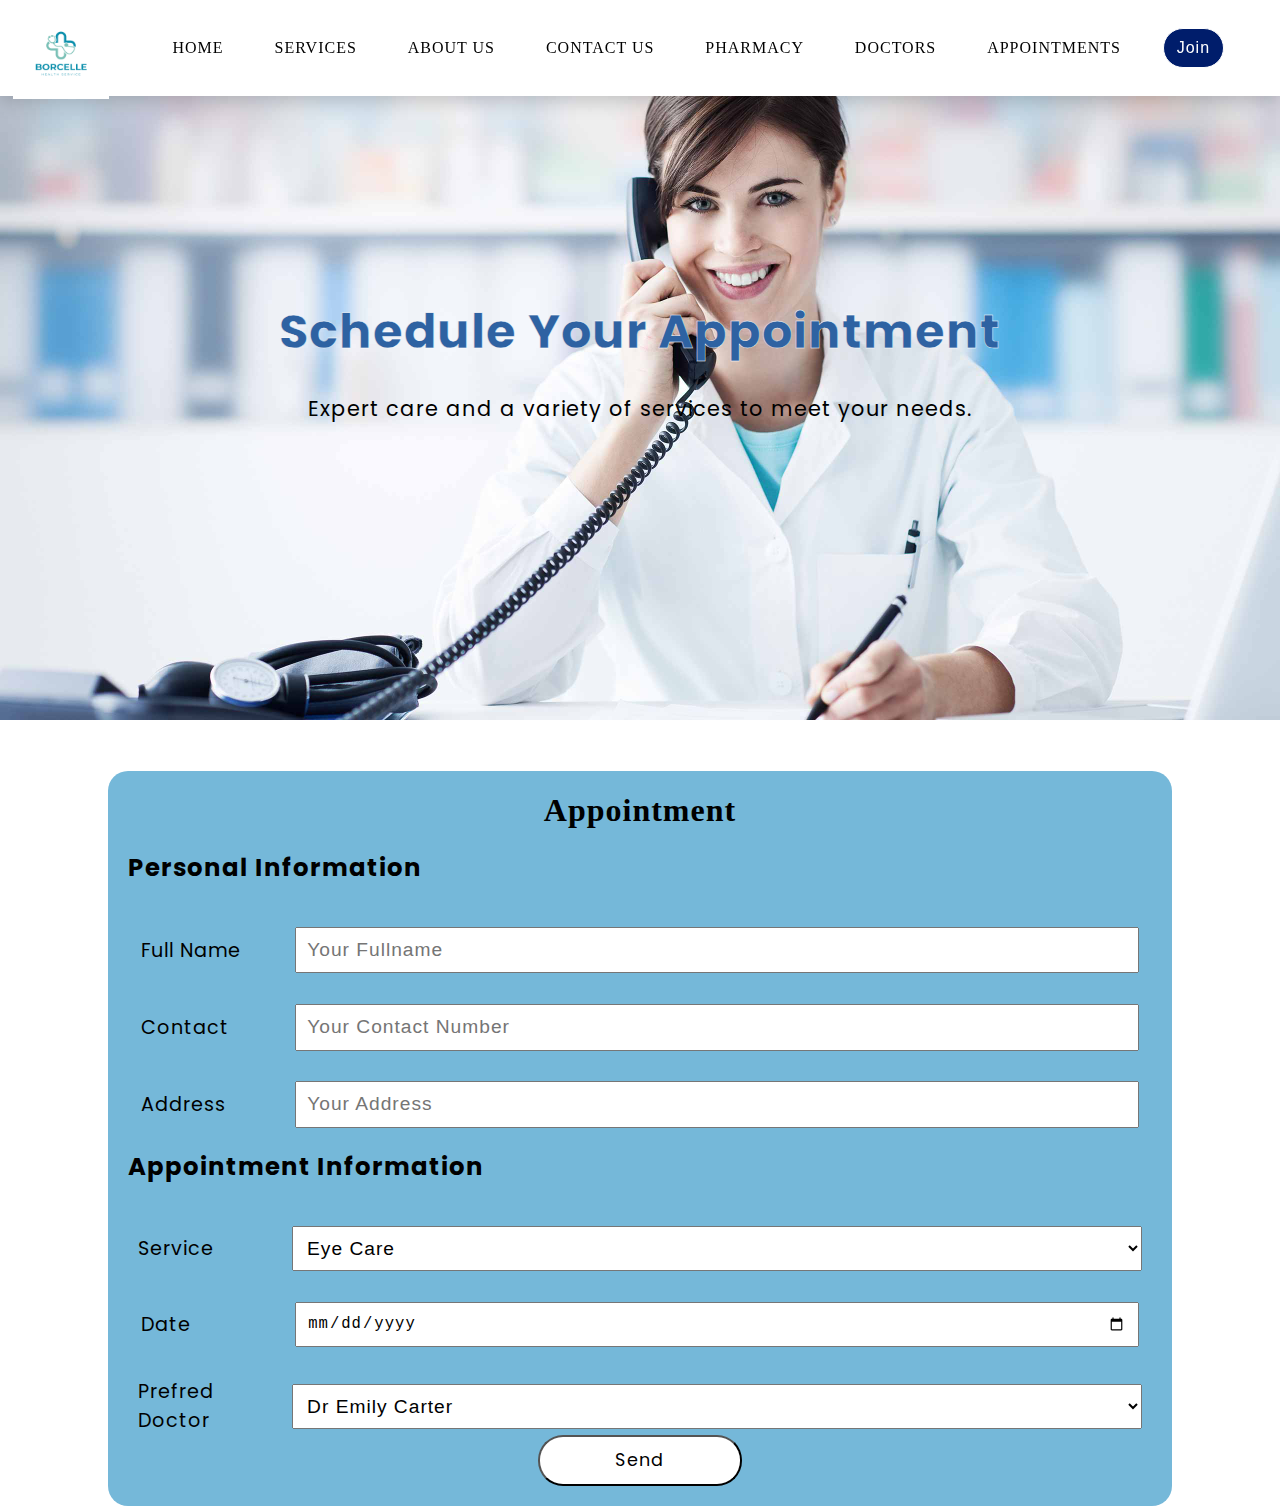
<file: reservation.html>
<!DOCTYPE html>
<html lang="en">
<head>
    <meta charset="UTF-8">
    <meta name="viewport" content="width=device-width, initial-scale=1.0">
    <title>Borcelle Hospitals</title>
    <link rel="stylesheet" href="./styles/styles.css">
    <link rel="stylesheet" href="./styles/reserve.css">
    <link rel="apple-touch-icon" sizes="180x180" href="./favicon/apple-touch-icon.png">
    <link rel="icon" type="image/png" sizes="32x32" href="./favicon//favicon-32x32.png">
    <link rel="icon" type="image/png" sizes="16x16" href="./favicon/favicon-16x16.png">
    <link rel="manifest" href="./favicon/site.webmanifest">
    <meta name="msapplication-TileColor" content="#da532c">
    <meta name="theme-color" content="#ffffff">
</head>
<body>
    <nav>
        <div class="logo">
            <img src="./Images/logo.png" alt="Logo Image">
        </div>
        <div class="hamburger">
            <div class="line1"></div>
            <div class="line2"></div>
            <div class="line3"></div>
        </div>
        <ul class="nav-links">
            <li><a href="./index.html">Home</a></li>
            <li><a href="./services.html">Services</a></li>
            <li><a href="./about.html">About Us</a></li>
            <li><a href="./contact.html">Contact Us</a></li>
            <li><a href="./pharmacy.html">Pharmacy</a></li>
            <li><a href="./doctors.html">Doctors</a></li>
            <li><a href="./reservation.html">Appointments</a></li>
            <li><button class="join-button" href="#">Join</button></li>
        </ul>
    </nav>

    <div class="reserve-hero-header">
        <div class="reserve-hero-header-content">
            <h1 class="hero-title">Schedule Your Appointment</h1>
            <p id="reserve-hero-text">Expert care and a variety of services to meet your needs.</p>
        </div>
    </div>

    <div class="form-container">
        <div class="appointment-container">
            <form action="#" class="appointment">
                <h1>Appointment</h1>
                <div class="title-section">
                    <h3>Personal Information</h3>
                </div>
                <div class="appointment-input">
                    <label for="fullname">Full Name</label>
                    <input type="text" id="fullname" name="fullname" required placeholder="Your Fullname">
                </div>
                <div class="appointment-input">
                    <label for="number">Contact</label>
                    <input type="number" id="number" name="number" required placeholder="Your Contact Number">
                </div>
                <div class="appointment-input">
                    <label for="address">Address</label>
                    <input type="address" id="adress" name="address" required placeholder="Your Address">
                </div>

                <div class="title-section">
                    <h3>Appointment Information</h3>
                </div>
                <div class="appointment-input">
                    <label for="reason">Service</label>
                    <select name="reason" id="reason">
                        <option value="eye">Eye Care</option>
                        <option value="dental">Dental Care</option>
                        <option value="doctor">Consult Doctor</option>
                    </select>
                </div>
                <div class="appointment-input">
                    <label for="address">Date</label>
                    <input type="date" id="date" name="date" required placeholder="Your Address">
                </div>
                <div class="appointment-input">
                    <label for="address">Prefred Doctor</label>
                    <select name="reason" id="reason">
                        <option value="eye">Dr Emily Carter</option>
                        <option value="dental">Dr Michael Thompson</option>
                        <option value="doctor">Dr Olivia Martinez</option>
                    </select>
                </div>
                <div class="button-container">
                    <button>Send</button>
                </div>
            </form>
        </div>
        
    </div>
    
</body>
<script src="./script.js"></script>
</html>
</file>
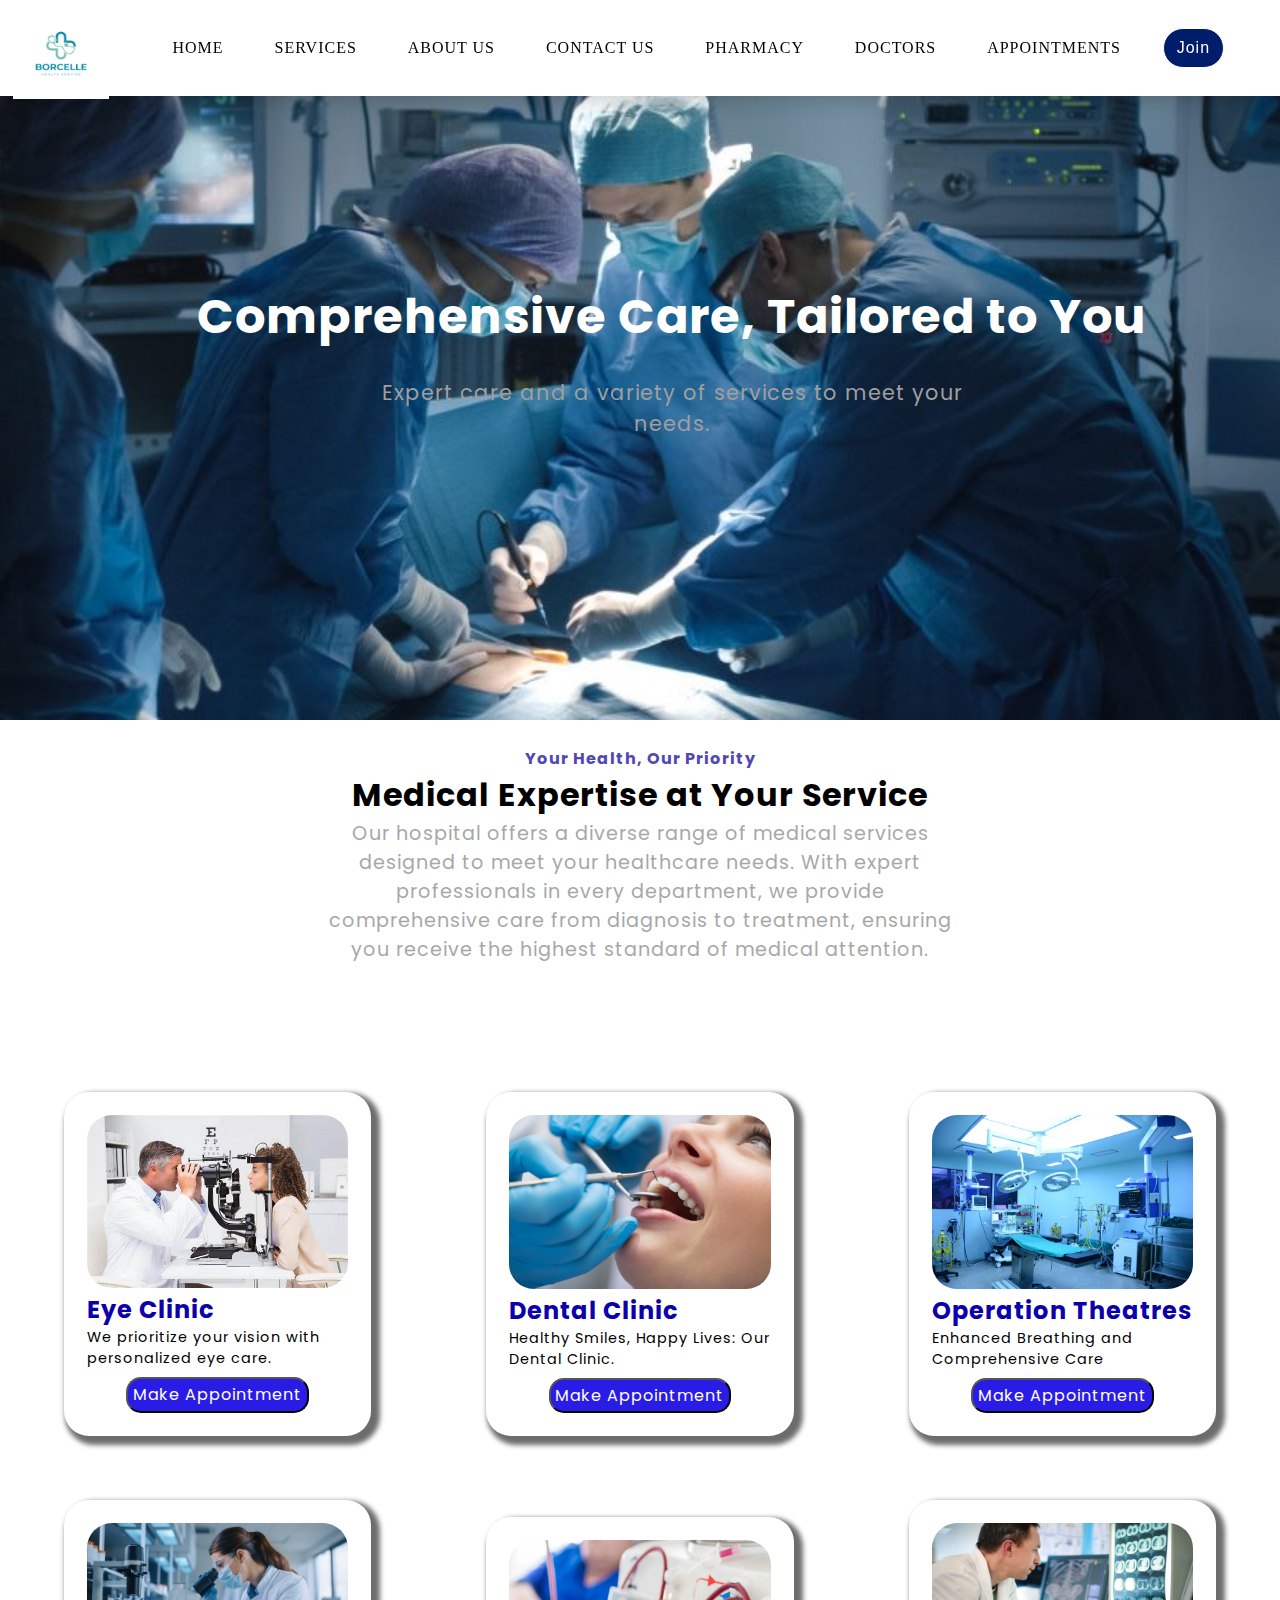
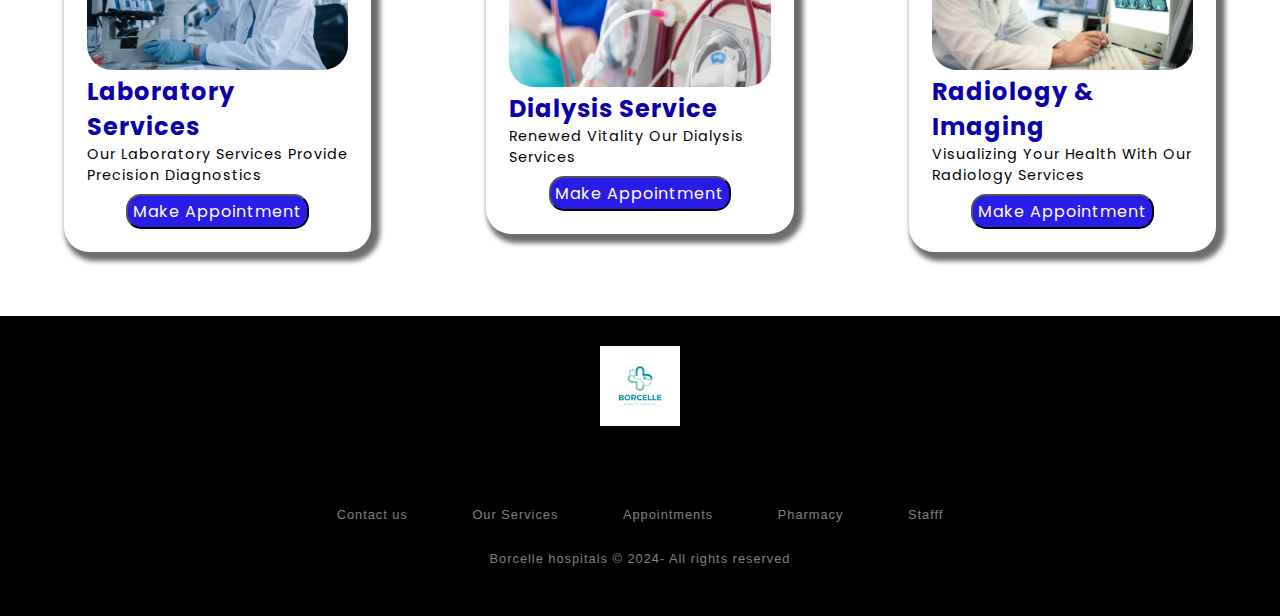
<file: services.html>
<!DOCTYPE html>
<html lang="en">
<head>
    <meta charset="UTF-8">
    <meta name="viewport" content="width=device-width, initial-scale=1.0">
    <title>Borcelle Hospital</title>
    <link rel="stylesheet" href="./styles/styles.css">
    <link rel="stylesheet" href="./styles/services.css">
    <link rel="apple-touch-icon" sizes="180x180" href="./favicon/apple-touch-icon.png">
    <link rel="icon" type="image/png" sizes="32x32" href="./favicon//favicon-32x32.png">
    <link rel="icon" type="image/png" sizes="16x16" href="./favicon/favicon-16x16.png">
    <link rel="manifest" href="./favicon/site.webmanifest">
    <meta name="msapplication-TileColor" content="#da532c">
    <meta name="theme-color" content="#ffffff">
</head>
<body>
    <nav>
        <div class="logo">
            <img src="./Images/logo.png" alt="Logo Image">
        </div>
        <div class="hamburger">
            <div class="line1"></div>
            <div class="line2"></div>
            <div class="line3"></div>
        </div>
        <ul class="nav-links">
            <li><a href="./index.html">Home</a></li>
            <li><a href="./services.html">Services</a></li>
            <li><a href="./about.html">About Us</a></li>
            <li><a href="./contact.html">Contact Us</a></li>
            <li><a href="./pharmacy.html">Pharmacy</a></li>
            <li><a href="./doctors.html">Doctors</a></li>
            <li><a href="./reservation.html">Appointments</a></li>
            <li><button class="join-button" href="#">Join</button></li>
        </ul>
    </nav>

    <div class="services-hero-header">
        <div class="services-hero-header-content">
            <h1 class="hero-title">Comprehensive Care, Tailored to You</h1>
            <p id="hero-text">Expert care and a variety of services to meet your needs.</p>
        </div>
    </div>

    <div class="main-text">
        <h4>Your Health, Our Priority</h4>
        <h2>Medical Expertise at Your Service</h2>
        <p>Our hospital offers a diverse range of medical services designed to meet your healthcare needs. With expert professionals in every department, we provide comprehensive care from diagnosis to treatment, ensuring you receive the highest standard of medical attention.</p>
    </div>

    <div class="services-section">
        <div class="services-container">
            <div class="services-card">
                <div class="service-image">
                    <img src="./Images/eye.jpg" alt="">
                </div>
                <div class="service-title">
                    <h2>Eye Clinic</h2>
                    <p>We prioritize your vision with personalized eye care.</p>
                </div>
                <Button class="reserveBtn"><a href="./reservation.html">Make Appointment</a></Button>
            </div>
            <div class="services-card">
                <div class="service-image">
                    <img src="./Images/dental.jpg" alt="">
                </div>
                <div class="service-title">
                    <h2>Dental Clinic</h2>
                    <p>Healthy Smiles, Happy Lives: Our Dental Clinic.</p>
                </div>
                <Button class="reserveBtn"><a href="./reservation.html">Make Appointment</a></Button>
            </div>

            <div class="services-card">
                <div class="service-image">
                    <img src="./Images/operting.jpg" alt="">
                </div>
                <div class="service-title">
                    <h2>Operation Theatres</h2>
                    <p>Enhanced Breathing and Comprehensive Care</p>
                </div>
                <Button class="reserveBtn"><a href="./reservation.html">Make Appointment</a></Button>
            </div>
        </div>


        <div class="services-container">
            <div class="services-card">
                <div class="service-image">
                    <img src="./Images/lab.jpeg" alt="">
                </div>
                <div class="service-title">
                    <h2>Laboratory Services</h2>
                    <p>Our Laboratory Services Provide Precision Diagnostics</p>
                </div>
                <Button class="reserveBtn"><a href="./reservation.html">Make Appointment</a></Button>
            </div>
            <div class="services-card">
                <div class="service-image">
                    <img src="./Images/dialysis.webp" alt="">
                </div>
                <div class="service-title">
                    <h2>Dialysis Service</h2>
                    <p>Renewed Vitality Our Dialysis Services</p>
                </div>
                <Button class="reserveBtn"><a href="./reservation.html">Make Appointment</a></Button>
            </div>

            <div class="services-card">
                <div class="service-image">
                    <img src="./Images/R.webp" alt="">
                </div>
                <div class="service-title">
                    <h2>Radiology & Imaging</h2>
                    <p>Visualizing Your Health With Our Radiology Services</p>
                </div>
                <Button class="reserveBtn"><a href="./reservation.html">Make Appointment</a></Button>
            </div>
        </div>
    </div>


    <footer>
        <div class="footer">
            <img src="./Images/logo.png" alt="">
        <div class="row">
        <a href="#"><i class="fa fa-facebook"></i></a>
        <a href="#"><i class="fa fa-instagram"></i></a>
        <a href="#"><i class="fa fa-youtube"></i></a>
        <a href="#"><i class="fa fa-twitter"></i></a>
        </div>
        
        <div class="row">
        <ul>
        <li><a href="./contact.html">Contact us</a></li>
        <li><a href="./services.html">Our Services</a></li>
        <li><a href="./reservation.html">Appointments</a></li>
        <li><a href="./pharmacy.html">Pharmacy</a></li>
        <li><a href="./doctors.html">Stafff</a></li>
        </ul>
        </div>
        
        <div class="row">
        Borcelle hospitals © 2024- All rights reserved
        </div>
        </div>
        </footer>
        
        
</body>
<script src="./script.js"></script>
</html>
</file>
<file: styles/styles.css>
@import url('https://fonts.googleapis.com/css2?family=Playpen+Sans:wght@100..800&family=Poppins:ital,wght@0,100;0,200;0,300;0,400;0,500;0,600;0,700;0,800;0,900;1,100;1,200;1,300;1,400;1,500;1,600;1,700;1,800;1,900&display=swap');


:root{
    --mainFont:"Poppins";
    --fontWhite:#ffffff;;
}
*{
    margin: 0;
    padding: 0;
    letter-spacing: 1px;
  }
  body{
    overflow-x: hidden; 
  }
  /*Navigation Bar*/
  
  nav{
    height: 6rem;
    width: 100vw;
    background-color: #ffffff;
    color: #000000;
    box-shadow: 0 3px 20px rgba(0, 0, 0, 0.2);
    display: flex;
    position: fixed;
    z-index: 10;
    
  }
  
  /*Styling logo*/
  .logo{
    padding:1vh 1vw;
    text-align: center;
  }
  .logo img {
    height: 5.6rem;
    width: 6rem;
  }
  
  /*Styling Links*/
  .nav-links{
    display: flex;
    list-style: none; 
    width: 88vw;
    padding: 0 0.7vw;
    justify-content: space-evenly;
    align-items: center;
    text-transform: uppercase;
  }
  .nav-links li a{
    text-decoration: none;
    color: #000;
    margin: 0 0.7vw;
  }
  .nav-links li a:hover {
    color: #000000c1;
  }
  .nav-links li {
    position: relative;
  }
  .nav-links li a::before {
    content: "";
    display: block;
    height: 3px;
    width: 0%;
    background-color: #005580c1;
    position: absolute;
    transition: all ease-in-out 250ms;
    margin: 0 0 0 10%;
  }
  .nav-links li a:hover::before{
    width: 80%;
  }
  
  /*Styling Buttons*/
  .login-button{
    background-color: transparent;
    border: 1.5px solid #f2f5f7;
    border-radius: 2em;
    padding: 0.6rem 0.8rem;
    margin-left: 2vw;
    font-size: 1rem;
    cursor: pointer;
  
  }
  .login-button:hover {
    color: #131418;
    background-color: #f2f5f7;
    border:1.5px solid #000000;
    transition: all ease-in-out 350ms;
  }
  .join-button{
    color: #ffffff;
    background-color: #001d6b;
    border: 1.5px solid #ffffff;
    border-radius: 2em;
    padding: 0.6rem 0.8rem;
    font-size: 1rem;
    cursor: pointer;
  }
  .join-button:hover {
    color: #000000;
    background-color: transparent;
    border:1.5px solid #f2f5f7;
    transition: all ease-in-out 350ms;
  }
  
  /*Styling Hamburger Icon*/
  .hamburger div{
    width: 30px;
    height:3px;
    background: #000000;
    margin: 5px;
    transition: all 0.3s ease;
  }
  .hamburger{
    display: none;
  }
  
  /*Stying for small screens*/
  @media screen and (max-width: 800px){
    nav{
        position: fixed;
        z-index: 3;
    }
    .hamburger{
        display:block;
        position: absolute;
        cursor: pointer;
        right: 5%;
        top: 50%;
        transform: translate(-5%, -50%);
        z-index: 2;
        transition: all 0.7s ease;
    }
    .nav-links{
        position: fixed;
        background: #ffffff;
        height: 100vh;
        width: 100%;
        flex-direction: column;
        clip-path: circle(50px at 90% -20%);
        -webkit-clip-path: circle(50px at 90% -10%);
        transition: all 1s ease-out;
        pointer-events: none;
    }
    .nav-links.open{
        clip-path: circle(1000px at 90% -10%);
        -webkit-clip-path: circle(1000px at 90% -10%);
        pointer-events: all;
    }
    .nav-links li{
        opacity: 0;
    }
    .nav-links li:nth-child(1){
        transition: all 0.5s ease 0.2s;
    }
    .nav-links li:nth-child(2){
        transition: all 0.5s ease 0.4s;
    }
    .nav-links li:nth-child(3){
        transition: all 0.5s ease 0.6s;
    }
    .nav-links li:nth-child(4){
        transition: all 0.5s ease 0.7s;
    }
    .nav-links li:nth-child(5){
        transition: all 0.5s ease 0.8s;
    }
    .nav-links li:nth-child(6){
        transition: all 0.5s ease 0.9s;
        margin: 0;
    }
    .nav-links li:nth-child(7){
        transition: all 0.5s ease 1s;
        margin: 0;
    }
    li.fade{
        opacity: 1;
    }
  }
  /*Animating Hamburger Icon on Click*/
  .toggle .line1{
    transform: rotate(-45deg) translate(-5px,6px);
  }
  .toggle .line2{
    transition: all 0.7s ease;
    width:0;
  }
  .toggle .line3{
    transform: rotate(45deg) translate(-5px,-6px);
  }

/* Hero Header */
.hero-header {
    height: 100vh;
    display: flex;
    align-items: center;
    justify-content: flex-start; /* Aligns content to the left */
    background-image: url("../Images/mainBanner.jpg");
    background-size: cover;
    background-position: center center;
    background-repeat: no-repeat;
    position: relative;
    color: #0c00ad; /* Ensure the text color is visible on the image */
    padding-left: 5%; /* Adds space from the left edge */
}

.hero-header-content {
    position: relative;
    text-align: left; 
    z-index: 1; 
    display: flex;
    flex-direction: column;
    font-family: "Poppins";
    animation: slideInFromLeft 1.5s ease-out;
}


@keyframes slideInFromLeft {
    from {
        opacity: 0;
        transform: translateX(-100%);
    }
    to {
        opacity: 1;
        transform: translateX(0);
    }
}
#title{
    font-size: 2em;
    margin: 0;
    color: #3021fedb;
}
.hero-title {
    font-size: 3em;
    margin: 0;
    color: #000;
}

#hero-text {
    font-size: 1.3em;
    margin-top: 2%;
    color: rgb(160, 159, 159);
    width: 50%;
}

#appointmentBtn{
    width: 15%;
    padding: 1%;
    border-radius: 15px;
    margin-top: 3%;
    background-color: #291ce7;
    color: var(--fontWhite);
    font-family: var(--mainFont);
    transition: ease-in-out 0.5s;
    cursor: pointer;
}

#appointmentBtn:hover{
    transform: scale(1.1);
}

.services-sector{
    margin-top: 5%;
    display: flex;
    align-items: center;
    text-align: center;
    justify-content: center;
    flex-direction: column;
}

.service-title{
    font-family: var(--mainFont);
    color: #0c00ad;
    font-size: 3em;
}

.service-text{
    font-family: var(--mainFont);
    width: 60%;
    color: rgb(178, 178, 178);
    font-size: 1.2em;
}
.our-services{
    display: flex;
    flex-direction: row;
    flex-wrap: wrap;
    width: 100%;
    gap: 10%;
    margin-top: 5%;
}

#viewMore{
    width: 30%;
    padding: 1%;
    border-radius: 15px;
    margin-top: 3%;
    background-color: #291ce7;
    color: var(--fontWhite);
    font-family: var(--mainFont);
    transition: ease-in-out 0.5s;
    cursor: pointer;
}

#viewMore a{
    text-decoration: none;
    color: var(--fontWhite);
    font-family: var(--mainFont);
    font-size: 1.2em; 
}

#viewMore:hover{
    transform: scale(1.1);
}
.learnMoreBtn{
    width: 20%;
    padding: 1%;
    border-radius: 15px;
    margin-top: 3%;
    background-color: #291ce7;
    color: var(--fontWhite);
    font-family: var(--mainFont);
    transition: ease-in-out 0.5s;
    cursor: pointer;
}
.learnMoreBtn a {
    text-decoration: none;
    color: var(--fontWhite);
    font-family: var(--mainFont);
    font-size: 1.2em;
}


.learnMoreBtn:hover{
    transform: scale(1.1);
}
.service-text{
    display: flex;
    flex-direction: column;
    flex-wrap: wrap;
    width: 50%;
  
    align-items: center;
    margin-left: 3%;
}

.serive-image{
    display: flex;
    width: 30%;
   
}
.serive-image img{
    width: 100%;
    border-radius: 15px;
}

.our-service-title{
    align-self: flex-start;
    font-family: var(--mainFont);
    color: #0c00ad;
    font-size: 2.5em;
    padding-bottom: 3%;
}


.expertise{
    display: flex;
    flex-direction: row;
    flex-wrap: wrap;
    gap: 10%;
    width: 100%;
    align-items: center;
    justify-content: center;
    margin-top: 5%;
}
.expertise-container{
    display: flex;
    flex-direction: row;
    width: 80%;
    gap: 15%;
    justify-content: center;
    align-items: center;
}
.expertise-text{
    display: flex;
    flex-direction: column;
    width: 40%;
    gap: 5%;
}

.expertise-text h4{
    font-family: var(--mainFont);
    color: #0c00ad;
    font-size: 1.5em;
}
.expertise-text h2{
    font-family: var(--mainFont);
    color: #000;
    font-size: 2em;
    padding-bottom: 3%;
}
.expertise-text p , ol {
    font-family: var(--mainFont);
    color: rgb(147, 146, 146);
    font-size: 1.2em;
    padding-bottom: 3%;
}

.expertise-image{
    width: 50%;
    
}
.expertise-image img{
    width: 100%;
    border-radius: 20px;
    transition: ease-in-out 0.6s;
}

.expertise-image:hover img{
    transform: scale(1.1);

}

.customer-Review{
    margin-top: 3%;
    padding: 3%;
    display: flex;
    background-color: #dbdaf5;
    width: 100%;
    justify-content: center;
    align-items: center;
    display: flex;
    flex-direction: column;
}

.customer-image{
    display: flex;
    flex-direction: row;
    width: 50%;
    margin-top: 2%;
    justify-content: left;
    align-items: flex-start;
    gap: 2%;
    font-family: var(--mainFont);
}

.customer-image img{
    border-radius: 35px;
}

.review-container{
    width: 50%;
    font-family: var(--mainFont);
    color: #000;
    font-size: 1.5em;
    display: flex;
    flex-direction: column;
}

.resources{
    display: flex;
    flex-direction: row;
    width: 100%;
    justify-content: center;
    align-items: center;
}

.resource-container{
    width: 90%;
    display: flex;
    flex-direction: row;
    gap: 10%;
}

.home{
    width: 100%;
    height:75vh;
    background-image: url("../Images/medicine.jpg");
    background-size: cover;
    background-position: 0px;
    background-color: rgba(0, 0, 0, 0.823);
    background-blend-mode: darken;
    display: flex;
    margin-top: 5%;
    align-items: center;
    justify-content: center;
}

.home .content{
    color: #fff;
    width: 100%;
    display: flex;
    align-items: center;
    justify-content: center;
    flex-direction: column;
    margin-left: 30px;
}
.home h4{
    color: #8faceaec;
    font-size: 4em;
}
.home h1{
    font-size: 1.5em;
    line-height: 200px;
    text-align: center;
    color: #ffffff;
    padding-bottom: 50px;
}
h1.animation, h4.animation {
  display: inline-block;
  animation: slideLeft 1.5s forwards;
  opacity: 0;
  transition-timing-function: cubic-bezier(0.075, 0.82, 0.165, 1);
}


@keyframes slideLeft {
  from {
    opacity: 0;
    transform: translateY(200px);
  } 
  to {
    opacity: 1;
    transform: translateY(0%);
  }
}


.btn{
    text-decoration: none;
    color: #027af9;
    font-weight: 800;
    border: #027af9 1px solid;
    padding: 20px;
    text-align: center;
    color: #fff;
    border-radius: 100px;
    font-size: clamp(20px,1.5vw,50px);
    width: 180px;
    background-color: #ffffff00;
    overflow: hidden;
    cursor: pointer;
    transition: ease-in-out 0.5s;
    animation: appear 0.6s cubic-bezier(.88,.13,.5,.93) forwards;
    
    &:focus {
      outline: none;
    }
    
    &:hover, 
    &:focus {
      background: darken(white, 6);
    }
}

.btn:hover{
    background-color: white;
    color: #0c00ad;
}
@keyframes appear {
  from {
    line-height: 5;
    height: 0;
   
  }
  to {
    line-height: 1;
    height: 5;
    
  }
}


.resource-card .resource-image{
    width: 100%;
}
.resource-card .resource-text{
    width: 100%;
    font-family: var(--mainFont);
    font-size: 1em;
}
.footer{
background:#000;
padding:30px 0px;
font-family: 'Play', sans-serif;
text-align:center;
}

.footer img{
    width: 5rem;
    height: 5rem;
}

.footer .row{
width:100%;
margin:1% 0%;
padding:0.6% 0%;
color:gray;
font-size:0.8em;
}

.footer .row a{
text-decoration:none;
color:gray;
transition:0.5s;
}

.footer .row a:hover{
color:#fff;
}

.footer .row ul{
width:100%;
}

.footer .row ul li{
display:inline-block;
margin:0px 30px;
}

.footer .row a i{
font-size:2em;
margin:0% 1%;
}

@media (max-width:720px){
.footer{
text-align:left;
padding:5%;
}
.footer .row ul li{
display:block;
margin:10px 0px;
text-align:left;
}
.footer .row a i{
margin:0% 3%;
}
}
@media (max-width:760px){
    #appointmentBtn{
        width: 30%;
    }
}

@media (max-width:800px){
    .our-services{
        flex-direction: column;
        justify-content: center;
        align-items: center;
    }
    .service-text{
        width: 75%;
    }
    .serive-image{
        width: 75%;
        padding-top: 2%;
    }
    .learnMoreBtn{
        width: 50%;
    }
    #viewmore{
        width: 50%;
    }
}


@media (max-width:800px){
    .expertise{
        flex-direction: column;
    }
    .expertise-container{
        flex-direction: column;
        width: 100%;
        justify-content: center;
        align-items: center;
    }
    .expertise-text{
        width: 75%;
    }
    .expertise-image{
        width: 75%;
    }
}
</file>
<file: styles/about.css>
@import url('https://fonts.googleapis.com/css2?family=Playpen+Sans:wght@100..800&family=Poppins:ital,wght@0,100;0,200;0,300;0,400;0,500;0,600;0,700;0,800;0,900;1,100;1,200;1,300;1,400;1,500;1,600;1,700;1,800;1,900&display=swap');


:root{
    --mainFont:"Poppins";
    --fontWhite:#ffffff;;
}

/* Hero Header */
.about-hero-header {
    height: 80vh;
    display: flex;
    align-items: center;
    justify-content: flex-start; /* Aligns content to the left */
    background-image: url("../Images/about.jpeg");
    background-size: cover;
    background-position: center center;
    background-repeat: no-repeat;
    position: relative;
    color: #0c00ad; 
    background-color: rgba(255, 255, 255, 0.568);
    background-blend-mode: darken;
    animation: slideLeft 0.5s ease-out;
}

@keyframes slideLeft {
    from {
      opacity: 0;
      transform: translateY(200px);
    } 
    to {
      opacity: 1;
      transform: translateY(0%);
    }
  }
.about-hero-header-content {
    position: relative;
    text-align: center; 
    align-items: center;
    justify-content: center;
    z-index: 1; 
    display: flex;
    flex-direction: column;
    font-family: "Poppins";
    width: 100%;
}

#title{
    font-size: 2em;
    margin: 0;
    color: #3021fedb;
    width: 100%;
}
.hero-title {
    font-size: 3em;
    margin: 0;
    color: #2e62a2;
    width: 100%;
    -webkit-text-stroke: white 0.4px;
}

#about-hero-text {
    font-size: 1.4em;
    margin-top: 2%;
    color: rgb(255, 255, 255);
    width: 100%;
    -webkit-text-stroke: black 0.1px;
}

.about-main-text{
    margin-top: 2%;
    display: flex;
    align-items: center;
    text-align: center;
    justify-content: center;
    flex-direction: column;
    width: 100%;
}

.about-main-text h4{
    font-size: 2em;
    color: #5048b6;
    font-family: var(--mainFont);
}

.about-main-text p {
    width: 50%;
    font-family: var(--mainFont);
    font-size: 1.2em;
    color: rgb(167, 167, 167);
}

@media (max-width:760px){
    .about-main-text p {
        width: 80%;
    }
}

.branches{
    display: flex;
    justify-content: center;
    align-items: center;
    margin-top: 2%;
}
.branches h1{
    font-family: var(--mainFont);
    font-size: 2em;
    color: #5048b6;
}

.expertise{
    display: flex;
    flex-direction: row;
    flex-wrap: wrap;
    gap: 10%;
    width: 100%;
    align-items: center;
    justify-content: center;
    margin-top: 5%;
}
.expertise-container{
    display: flex;
    flex-direction: row;
    width: 80%;
    gap: 15%;
    justify-content: center;
    align-items: center;
}
.expertise-text{
    display: flex;
    flex-direction: column;
    width: 40%;
    gap: 5%;
}

.expertise-text h4{
    font-family: var(--mainFont);
    color: #0c00ad;
    font-size: 1.5em;
}
.expertise-text h2{
    font-family: var(--mainFont);
    color: #000;
    font-size: 2em;
    padding-bottom: 3%;
}
.expertise-text p , ol {
    font-family: var(--mainFont);
    color: rgb(147, 146, 146);
    font-size: 1.2em;
    padding-bottom: 3%;
}

.expertise-image{
    width: 50%;
    
}
.expertise-image img{
    width: 100%;
    border-radius: 20px;
    transition: ease-in-out 0.6s;
}

.expertise-image:hover img{
    transform: scale(1.1);

}
.branches-section{
    display: flex;
    width: 100%;
    justify-content: center;
    align-items: center;
}

.branches-container{
    display: flex;
    flex-direction: column;
    flex-wrap: wrap;
    width: 90%;
    align-items: center;
    justify-content: center;
}

.branch-card{
    display: flex;
    flex-direction: column;
    flex-wrap: wrap;
    width: 100%;
    gap: 2%;
    justify-content: center;
    align-items: center;
    margin-top: 5%;
}

.branch-name{
    display: flex;
    align-items: flex-start;
    justify-content: flex-start;
    font-size: 1.5em;
    font-family: var(--mainFont);
}
.branch-map{
    width: 100%;
    display: flex;
}
.branch-map iframe{
    width: 100%;
}

.branch-description{
    margin-top: 2%;
    display: flex;
    flex-direction: column;
    justify-content: flex-start;
    align-items: flex-start;
    font-family: var(--mainFont);
    font-size: 1em;
    width: 90%;

}

.branch-images{
    display: flex;
    margin-top: 2%;
    flex-direction: row;
    width: 100%;
    justify-content: center;
    align-items: center;
    gap: 5%;
}

.branch-images img{
    width: 40%;
    transition: 0.5s ease-in;
    cursor: pointer;
}

.branch-images img:hover{
    transform: scale(1.02);
}

@media (max-width:760px){
    .branch-images{
        flex-direction: column;
    }
    .branch-images img{
        width: 80%;
        margin-top: 2%;
    }
    .expertise{
        flex-direction: column;
    }
    .expertise-container{
        flex-direction: column;
    }
    .expertise-text{
        width: 80%;
    }
    .expertise-image{
        width: 80%;
    }
}
.responsive service-summary{
    display: flex;
    align-items: center;
    justify-content: center;
}

.responsive-table{
    display: flex;
    justify-content: center;
    align-items: center;
}
section.responsive-table table thead {
    background-color: var(--color-1);
    color: var(--color-1-c);
}

section.service-summary section.responsive-table {
    width: 100%;
    overflow-x: auto;
    margin: 1em 0;
}

section.responsive-table table 
{
    border-collapse: separate;
    border-spacing: 0;
}

section.responsive-table table th,
section.responsive-table table td {
    border: .01em solid var(--color-1-c);
    padding: .5em;
    text-align: center;
}

section.responsive-table table td.bad-indicator {
    color: red;
}

section.responsive-table table td.good-indicator {
    color: green;
}

.map-containter{
    width: 100%;
}

section.responsive-table table tfoot td{
    background-color: lightgreen;
}
</file>
<file: styles/contact.css>
@import url('https://fonts.googleapis.com/css2?family=Playpen+Sans:wght@100..800&family=Poppins:ital,wght@0,100;0,200;0,300;0,400;0,500;0,600;0,700;0,800;0,900;1,100;1,200;1,300;1,400;1,500;1,600;1,700;1,800;1,900&display=swap');


:root{
    --mainFont:"Poppins";
    --fontWhite:#ffffff;;
}


.contact-hero-header{
    height: 80vh;
    display: flex;
    align-items: center;
    justify-content: flex-start; /* Aligns content to the left */
    background-image: url("../Images/contact.jpg");
    background-size: cover;
    background-position: center center;
    background-repeat: no-repeat;
    position: relative;
    color: #0c00ad; /* Ensure the text color is visible on the image */
    padding-left: 5%; 
    animation: slideLeft 0.5s ease-out;
}


@keyframes slideLeft {
    from {
      opacity: 0;
      transform: translateY(200px);
    } 
    to {
      opacity: 1;
      transform: translateY(0%);
    }
  }

.contact-hero-header-content{
    position: relative;
    text-align: center; 
    align-items: center;
    justify-content: center;
    z-index: 1; 
    display: flex;
    flex-direction: column;
    font-family: "Poppins";
    width: 100%;
}

#title{
    font-size: 2em;
    margin: 0;
    color: #3021fedb;
    width: 100%;
}
.hero-title {
    font-size: 3em;
    margin: 0;
    color: #083f8b;
    width: 100%;
}

#contact-hero-text{
    font-size: 1.3em;
    margin-top: 2%;
    color: rgb(0, 0, 0);
    width: 100%;
}

.contact{
    justify-content: center;
    align-items: center;
    display: flex;
    flex-direction: column;
    background: #ffffff;
    padding-top: 15%;
    margin-bottom: 5%;
 
}
.contact-container{
    margin: auto;
    width: 90%;
    display: grid;
    grid-template-columns: repeat(2, 1fr);
    gap: 1.5rem;
    background: rgb(48, 82, 144);
    box-shadow: 0 0 1rem hsla(0 0 0 / 16%);
    border-radius: 0.5rem;
    overflow: hidden;
    font-family: "Open sans",sans-serif;
    font-weight: bolder;
}
.form-container{
    padding: 20px;
}
.form-container h3{
    font-size: clamp(10px,3vw,100px);
    font-weight: 800;
    margin-bottom: 1rem;
    color: #fff;
}
.contact-form{
    display: grid;
    row-gap: 1rem;
}
.contact-form label{
    font-size: clamp(8px,1.5vw,30px);
}
.contact-form input, .contact-form textarea{
    width: 100%;
    border: none;
    outline: none;
    padding: 10px;
    font-size: 0.9rem;
    color: black;
    border-radius: 0.4rem;
}
.contact-form textarea{
    resize: none;
    height: 200px;
}

.contact-form .send-button{
    border: none;
    outline: none;
    background: #ffffff;
    font-family: var(--mainFont);
    color: #000000;
    font-size: clamp(8px,1.5vw,30px);
    font-weight: 800;
    cursor: pointer;
    text-transform: uppercase;
}
.contact-form .send-button:hover{
    text-transform: uppercase;
    background: hsla(209, 100%, 21%, 0.8);
    transition: all .3s ease-out;
    color: white;

}
.contact-map iframe{
    width: 100%;
    height: 100%;

}
/*Contact page responsive*/
@media (max-width:964px){
    .contact{
        padding-top: 20%;
    }
    .contact-container{
        margin: 0 auto;
        width: 90%;
    }
}
@media (max-width:700px){
    .contact{
        padding-top: 20%;
    }
    .contact-container{
        grid-template-columns: 1fr;
        gap: 1rem;
    }
    .contact-map iframe{
        height: 400px;
    }  
}
@media (max-width:650px){
    .contact{
        padding-top: 30%;
    }
}
</file>
<file: styles/doctors.css>
:root {
    --mainFont: "Poppins";
    --fontWhite: #ffffff;
}

/* Hero Header */
.doctors-hero-header {
    height: 90vh;
    display: flex;
    align-items: center;
    justify-content: flex-start;
    background-image: url("../Images/docots.webp");
    background-size: cover;
    background-position: center center;
    background-repeat: no-repeat;
    position: relative;
    color: #0c00ad;
    padding-left: 5%;
    animation: slideLeft 0.5s ease-out;
}


@keyframes slideLeft {
    from {
      opacity: 0;
      transform: translateY(200px);
    } 
    to {
      opacity: 1;
      transform: translateY(0%);
    }
  }

.doctors-hero-header-content {
    position: relative;
    text-align: center;
    align-items: center;
    justify-content: center;
    z-index: 1;
    display: flex;
    flex-direction: column;
    font-family: "Poppins";
    width: 100%;
}

.doctors-hero-title {
    font-size: 3em;
    margin: 0;
    color: #084e88;
    width: 100%;
}

#doctors-hero-text {
    font-size: 1.8em;
    margin-top: 2%;
    -webkit-text-stroke: #ffffff 0.1px;
    color: rgb(0, 0, 0);
    width: 100%;
}

/* Doctors Section */
.doctors-grid {
    display: grid;
    grid-template-columns: repeat(auto-fill, minmax(430px, 1fr));
    gap: 50px;
    width: 90%;
    margin: 5% auto;
}

.card {
    display: flex;
    flex-direction: row;
    align-items: center;
    border-radius: 25px;
    box-shadow: 2px 2px 2px 2px rgba(0, 0, 0, 0.44);
    overflow: hidden;
    transition: 0.5s ease-in;
    cursor: pointer;
}

.cardimage {
    width: 30%;
}

.cardimage img {
    width: 100%;
    height: auto;
    border-radius: 25px;
}

.card-text {
    display: flex;
    flex-direction: column;
    padding: 10px;
    width: 70%;
}

.card-text h2 {
    font-family: var(--mainFont);
    color: #000;
    font-size: 1.5em;
    padding-bottom: 1%;
}

.card-text p {
    font-family: var(--mainFont);
    color: rgb(147, 146, 146);
    font-size: 1em;
    padding-bottom: 1%;
}

.card-text .icons {
    display: flex;
    gap: 5px;
}

.icons img {
    width: 24px;
    height: 24px;
    transition: 0.5s ease-in-out;
    cursor: pointer;
}

.icons img:hover {
    transform: scale(1.1);
}


.card:hover{
    transform: scale(1.08);
}

@media (max-width:600px){
    .doctors-grid {
        grid-template-columns: 1fr;
        width: 95%;
    }
}
</file>
<file: styles.css>
@import url('https://fonts.googleapis.com/css2?family=Playpen+Sans:wght@100..800&family=Poppins:ital,wght@0,100;0,200;0,300;0,400;0,500;0,600;0,700;0,800;0,900;1,100;1,200;1,300;1,400;1,500;1,600;1,700;1,800;1,900&display=swap');


:root{
    --mainFont:"Poppins";
    --fontWhite:#ffffff;;
}
*{
    margin: 0;
    padding: 0;
    letter-spacing: 1px;
  }
  body{
    overflow-x: hidden; 
  }
  /*Navigation Bar*/
  
  nav{
    height: 6rem;
    width: 100vw;
    background-color: #ffffff;
    color: #000000;
    box-shadow: 0 3px 20px rgba(0, 0, 0, 0.2);
    display: flex;
    position: fixed;
    z-index: 10;
    
  }
  
  /*Styling logo*/
  .logo{
    padding:1vh 1vw;
    text-align: center;
  }
  .logo img {
    height: 5.6rem;
    width: 6rem;
  }
  
  /*Styling Links*/
  .nav-links{
    display: flex;
    list-style: none; 
    width: 88vw;
    padding: 0 0.7vw;
    justify-content: space-evenly;
    align-items: center;
    text-transform: uppercase;
  }
  .nav-links li a{
    text-decoration: none;
    color: #000;
    margin: 0 0.7vw;
  }
  .nav-links li a:hover {
    color: #000000c1;
  }
  .nav-links li {
    position: relative;
  }
  .nav-links li a::before {
    content: "";
    display: block;
    height: 3px;
    width: 0%;
    background-color: #005580c1;
    position: absolute;
    transition: all ease-in-out 250ms;
    margin: 0 0 0 10%;
  }
  .nav-links li a:hover::before{
    width: 80%;
  }
  
  /*Styling Buttons*/
  .login-button{
    background-color: transparent;
    border: 1.5px solid #f2f5f7;
    border-radius: 2em;
    padding: 0.6rem 0.8rem;
    margin-left: 2vw;
    font-size: 1rem;
    cursor: pointer;
  
  }
  .login-button:hover {
    color: #131418;
    background-color: #f2f5f7;
    border:1.5px solid #000000;
    transition: all ease-in-out 350ms;
  }
  .join-button{
    color: #ffffff;
    background-color: #001d6b;
    border: 1.5px solid #ffffff;
    border-radius: 2em;
    padding: 0.6rem 0.8rem;
    font-size: 1rem;
    cursor: pointer;
  }
  .join-button:hover {
    color: #000000;
    background-color: transparent;
    border:1.5px solid #f2f5f7;
    transition: all ease-in-out 350ms;
  }
  
  /*Styling Hamburger Icon*/
  .hamburger div{
    width: 30px;
    height:3px;
    background: #000000;
    margin: 5px;
    transition: all 0.3s ease;
  }
  .hamburger{
    display: none;
  }
  
  /*Stying for small screens*/
  @media screen and (max-width: 800px){
    nav{
        position: fixed;
        z-index: 3;
    }
    .hamburger{
        display:block;
        position: absolute;
        cursor: pointer;
        right: 5%;
        top: 50%;
        transform: translate(-5%, -50%);
        z-index: 2;
        transition: all 0.7s ease;
    }
    .nav-links{
        position: fixed;
        background: #ffffff;
        height: 100vh;
        width: 100%;
        flex-direction: column;
        clip-path: circle(50px at 90% -20%);
        -webkit-clip-path: circle(50px at 90% -10%);
        transition: all 1s ease-out;
        pointer-events: none;
    }
    .nav-links.open{
        clip-path: circle(1000px at 90% -10%);
        -webkit-clip-path: circle(1000px at 90% -10%);
        pointer-events: all;
    }
    .nav-links li{
        opacity: 0;
    }
    .nav-links li:nth-child(1){
        transition: all 0.5s ease 0.2s;
    }
    .nav-links li:nth-child(2){
        transition: all 0.5s ease 0.4s;
    }
    .nav-links li:nth-child(3){
        transition: all 0.5s ease 0.6s;
    }
    .nav-links li:nth-child(4){
        transition: all 0.5s ease 0.7s;
    }
    .nav-links li:nth-child(5){
        transition: all 0.5s ease 0.8s;
    }
    .nav-links li:nth-child(6){
        transition: all 0.5s ease 0.9s;
        margin: 0;
    }
    .nav-links li:nth-child(7){
        transition: all 0.5s ease 1s;
        margin: 0;
    }
    li.fade{
        opacity: 1;
    }
  }
  /*Animating Hamburger Icon on Click*/
  .toggle .line1{
    transform: rotate(-45deg) translate(-5px,6px);
  }
  .toggle .line2{
    transition: all 0.7s ease;
    width:0;
  }
  .toggle .line3{
    transform: rotate(45deg) translate(-5px,-6px);
  }

/* Hero Header */
.pharmacy-hero-header {
    height: 80vh;
    display: flex;
    align-items: center;
    justify-content: flex-start; /* Aligns content to the left */
    background-image: url("./Images/successful-pharmacy-technician.jpeg");
    background-size: cover;
    background-position: center center;
    background-repeat: no-repeat;
    position: relative;
    color: #0c00ad; /* Ensure the text color is visible on the image */
    padding-left: 5%;
    animation: slideLeft 0.5s ease-out;
}


@keyframes slideLeft {
    from {
      opacity: 0;
      transform: translateY(200px);
    } 
    to {
      opacity: 1;
      transform: translateY(0%);
    }
  }

.pharmacy-hero-header-content{
    position: relative;
    text-align: center; 
    align-items: center;
    justify-content: center;
    z-index: 1; 
    display: flex;
    flex-direction: column;
    font-family: "Poppins";
    width: 100%;
}

#title{
    font-size: 2em;
    margin: 0;
    color: #3021fedb;
    width: 100%;
}
.pharmacy-hero-title {
    font-size: 3em;
    margin: 0;
    color: #315ec6;
    width: 100%;
    -webkit-text-stroke: white 0.2px;
}

#pharmacy-hero-text {
    font-size: 1.3em;
    margin-top: 2%;
    color: rgb(30, 30, 30);
    width: 100%;
}

.services-section{
    display: flex;
    flex-direction: row;
    flex-wrap: wrap;
    width: 100%;
    margin-top: 5%;
    justify-content: center;
    align-items: center;
    margin-bottom: 5%;
}

.services-container{
    display: flex;
    flex-direction: row;
    width: 90%;
    margin-top: 5%;
    gap: 10%;
    justify-content: center;
    align-items: center;
}

.services-card{
    display: flex;
    flex-direction: column;
    width: 80%;
    padding: 2%;
    justify-content: center;
    align-items: center;
    border-radius: 25px;
    transition: 0.5s ease-in;
    box-shadow: 5px 5px 5px 4px rgba(0, 0, 0, 0.577);
}
.services-card:hover{
    transform: scale(1.05);
    box-shadow: 10px 10px 15px 7px rgba(0, 0, 0, 0.6); 
}
.services-card:hover .service-image img{
   transform: scale(1.03);
}

.service-image{
    width: 100%;
}
.service-image img{
    width: 100%;
    border-radius: 25px;
    transition: 0.5s ease-in;
}
.service-title{
    width: 100%;
    display: flex;
    flex-direction: column;
    justify-content: center;
    align-items: flex-start;
}

.service-title h2{
    font-size: 0.5em;
    font-family: var(--mainFont);
    align-items: flex-start;
    justify-content: left;
}

.service-title p {
    color: #000000;
    font-family: var(--mainFont);
    font-size: 0.3em;
}
.reserveBtn{
    width: 70%;
    padding: 1.2%;
    border-radius: 15px;
    margin-top: 3%;
    justify-content: left;
    align-items: flex-start;
    background-color: #291ce7;
    color: var(--fontWhite);
    font-family: var(--mainFont);
    transition: ease-in-out 0.5s;
    cursor: pointer;
}

.reserveBtn a{
    text-decoration: none;
    color: var(--fontWhite);
    font-family: var(--mainFont);
    font-size: 1.2em; 
}
.reserveBtn:hover{
    transform: scale(1.1);
}

@media (max-width:800px){
    .services-container{
        flex-direction: column;
        justify-content: center;
        align-items: center;
    }
    .services-section{
        flex-direction: column;
        justify-content: center;
        align-items: center;
    }

    .services-card{
        width: 80%;
        margin-top: 5%;
    }
}
.button-section{
    display: flex;
    flex-direction:row;
    flex-wrap: wrap;
    width: 100%;
    padding-top: 3%;
    
}
.button-section-container{
    display: flex;
    flex-direction: row;
    width: 100%;
    gap: 2%;
    justify-content: center;
    align-items: center;
    text-align: center;
}

.section-button{
    padding: 1%;
    font-size: clamp(10px,2vw,50px);
    border-radius: 20px;
    width: 18%;
    background-color: #007bffc7;
    box-shadow: #000 0px 5px 5px 0px;
    cursor: pointer;
    transition: ease-in-out 0.3s;
    color: #ffffff;
}

.section-button:active{
    transform: scale(0.95);
}
.section-button:hover{
    background-color: white;
    color:#007bffc7;
}

.pharmacy-section{
    display: flex;
    flex-direction: column;
    width: 100%;
    justify-content: center;
    align-items: center;
}

.pharmacy-section h1{
    font-family: var(--mainFont);
    font-size: 2em;
    margin-top: 2%;
}

.medi-card-container{
    display: flex;
    flex-direction: row;
    flex-wrap: wrap;
    width: 100%;
    gap: 2%;
    justify-content: center;
    align-items: center;
}
.card{
    display: flex;
    flex-direction: column;
    flex-wrap: wrap;
    width: 30%;
    border-radius: 25px;
    justify-content: center;
    align-items: center;
    margin-top: 5%;
    padding: 0.5%;
    border: #004475 2px solid;
    box-shadow: 0 14px 20px rgba(0,0,0,0.25),
    0 10px 10px rgba(0, 0, 0, 0.22);
    transition: .4s;
}

.card:hover{
    box-shadow: 0 3px 6px rgba(0, 0, 0, 0.16),
    0 3px 6px rgba(0, 0, 0, 0.23) ;
    transform: translate(0px, -8px);
}
.card-image{
    display: flex;
    width: 80%;
    padding: 1%;
}
.card-image img{
    width: 100%;
    border-radius: 25px;
}
.text-content{
    display: flex;
    flex-direction: column;
    width: 80%;
    justify-content: center;
    align-items: center;
    font-family: var(--mainFont);
    font-size: 1.2em;
}

.quantity-section{
    display: flex;
    flex-direction: row;
    flex-wrap: wrap;
    gap: 5%;
    width: 80%;
    font-family: var(--mainFont);
}

.quantity-section label{
    width: 30%;
}
.quantity-section input{
    width: 40%;
    padding: 1%;
    border-radius: 5px;
}

.cart-button{
    display: flex;
    width: 60%;
    justify-content: center;
    margin-top: 2%;
    align-items: center;
}

.add-to-cart{
    padding: 2%;
    width: 60%;
    font-family: var(--mainFont);
    background-color: #001d6b;
    color: white;
    cursor: pointer;
    transition: 0.5s ease-in;
    border-radius: 10px;
}

.add-to-cart:active{
    transform: scale(0.8);
}

.add-to-cart:hover{
    background-color: white;
    color: #001d6b;
}

@media (max-width:800px){
    .medi-card-container{
        flex-direction: column;
    }
    .card{
        width: 80%;
    }
    .button-section-container{
        flex-direction: column;
    }
    .section-button{
        width: 60%;
        margin-top: 5%;
        font-size: 1.2em;
    }

}

.order-form-wrapper{
    width: 100%;
    height: 100vh;
    display: flex;
    align-items: center;
    justify-content: center;
    margin-bottom: 25%;
}
  
  form{
    background: rgba(108, 162, 251, 0.486);
    border-radius: 16px;
    box-shadow: 0 4px 30px rgba(0, 0, 0, 0.084);
    backdrop-filter: blur(5px);
    -webkit-backdrop-filter: blur(5px);
    border: 1px solid rgba(250, 250, 236, 0.467);
    display: flex;
    flex-direction: column;
    padding: 2vw 4vw;
    width: 50%;
    margin-top: 20%;
  }
  
  form h1{
    font-size: clamp(15px, 2vw,45px);
  }
  
  .name-section{
    width: 100%;
    display: flex;
    flex-direction: column;
    flex-wrap: wrap;
    padding-top: 2%;
    gap: 5%;
    font-family: var(--mainfont);
  }
  
  .name-section label{
    font-size: clamp(15px, 1.5vw, 50px);
    padding-bottom: 1%;
  }
  
  .name-section input, select{
    font-size: clamp(15px, 1vw, 50px);
    padding: 1%;
    border: #000 solid 1px;
    border-radius: 5px;
    color: #000;
  }
  
  .payment-buttons{
    display: flex;
    flex-direction: row;
    flex-wrap: wrap;
    width: 100%;
    gap: 10%;
    justify-content: center;
    align-items: center;
    padding-top: 3%;
  }
  
  .payment-buttons button{
    width: 20%;
    border-radius: 20px;
    padding: 1%;
    background-color: #001d88;
    cursor: pointer;
    transition: ease-in-out 0.3s;
    color: white;
    font-size: clamp(10px,1.5vw,50px);
    font-family: var(--mainfont);
  }
  
  .Favourites-buttons{
    display: flex;
    flex-direction: row;
    flex-wrap: wrap;
    width: 100%;
    gap: 10%;
    justify-content: center;
    align-items: center;
    padding-top: 3%;
  }
  
  .Favourites-buttons button{
    width: 40%;
    border-radius: 20px;
    padding: 1%;
    background-color: #838800;
    cursor: pointer;
    transition: ease-in-out 0.3s;
    color: white;
    font-size: clamp(10px,1.5vw,50px);
  }
  
  
  @media (max-width:800px){
    .Favourites-buttons .payment-buttons{
      flex-direction: column;
      flex-wrap: wrap;
    }
    .Favourites-buttons button{
      width: 80%;
      margin-top: 2%;
    }
    .payment-buttons button{
      width: 80%;
      margin-top: 2%;
    }
    .button-container{
      flex-direction: column;
      flex-wrap: wrap;
  
    }
  
    .button-container Button{
      width: 80%;
      margin-top: 2%;
    }
  }
  
  @media (max-width:800px){
    form{
    }
    .order-form-wrapper{
      margin-top: 0;
      padding-top: 15%;
    }
  }
 @media(max-width:600px){
  .order-form-wrapper{
    padding-top: 60%;
    margin-bottom: 50%;
  }
 }

.footer{
    margin-top: 2%;
    background:#000;
    padding:30px 0px;
    font-family: 'Play', sans-serif;
    text-align:center;
    }
    
    .footer img{
        width: 5rem;
        height: 5rem;
    }
    
    .footer .row{
    width:100%;
    margin:1% 0%;
    padding:0.6% 0%;
    color:gray;
    font-size:0.8em;
    }
    
    .footer .row a{
    text-decoration:none;
    color:gray;
    transition:0.5s;
    }
    
    .footer .row a:hover{
    color:#fff;
    }
    
    .footer .row ul{
    width:100%;
    }
    
    .footer .row ul li{
    display:inline-block;
    margin:0px 30px;
    }
    
    .footer .row a i{
    font-size:2em;
    margin:0% 1%;
    }
    
    @media (max-width:720px){
    .footer{
    text-align:left;
    padding:5%;
    }
    .footer .row ul li{
    display:block;
    margin:10px 0px;
    text-align:left;
    }
    .footer .row a i{
    margin:0% 3%;
    }
    }



    .remove-button{
        background-color: red;
        color: white;
        padding: 2%;
        border-radius: 5px;
    }
    table {
        border: 1px solid #ccc;
        border-collapse: collapse;
        margin: 0;
        padding: 0;
        width: 100%;
        table-layout: fixed;
      }
      
      table caption {
        font-size: 1.5em;
        margin: .5em 0 .75em;
      }
      
      table tr {
        background-color: #f8f8f8;
        border: 1px solid #ddd;
        padding: .35em;
      }
      
      table th,
      table td {
        padding: .625em;
        text-align: center;
      }
      
      table th {
        font-size: .85em;
        letter-spacing: .1em;
        text-transform: uppercase;
      }
      
      @media screen and (max-width: 600px) {
        table {
          border: 0;
        }
      
        table caption {
          font-size: 1.3em;
        }
        
        table thead {
          border: none;
          clip: rect(0 0 0 0);
          height: 1px;
          margin: -1px;
          overflow: hidden;
          padding: 0;
          position: absolute;
          width: 1px;
        }
        
        table tr {
          border-bottom: 3px solid #ddd;
          display: block;
          margin-bottom: .625em;
        }
        
        table td {
          border-bottom: 1px solid #ddd;
          display: block;
          font-size: .8em;
          text-align: right;
        }
        
        table td::before {
        
          content: attr(data-label);
          float: left;
          font-weight: bold;
          text-transform: uppercase;
        }
        
        table td:last-child {
          border-bottom: 0;
        }
      }
      
      .confirm-button{
        display: flex;
        width: 100%;
        gap: 5%;
        align-items: center;
        justify-content: center;
        margin-top: 5%;
      }
    
      #confirm{
        background-color: #004475;
        color: white;
        padding: 1%;
        width: 20%;
        font-size: 1.5em;
        border-radius: 10px;
        cursor: pointer;
        transition: 0.5s ease-in;
      }

      #save{
        background-color: #004475;
        color: white;
        padding: 1%;
        width: 20%;
        font-size: 1.5em;
        border-radius: 10px;
        cursor: pointer;
        transition: 0.5s ease-in;
      }
      
      @media (max-width:800px){
        .confirm-button{
          flex-direction: column;
        }
        #confirm{
          width: 80%;
        }
        #save{
          width: 80%;
        }
      }
</file>
<file: styles/reserve.css>
@import url('https://fonts.googleapis.com/css2?family=Playpen+Sans:wght@100..800&family=Poppins:ital,wght@0,100;0,200;0,300;0,400;0,500;0,600;0,700;0,800;0,900;1,100;1,200;1,300;1,400;1,500;1,600;1,700;1,800;1,900&display=swap');


:root{
    --mainFont:"Poppins";
    --fontWhite:#ffffff;;
}

/* Hero Header */
.reserve-hero-header {
    height: 80vh;
    display: flex;
    align-items: center;
    justify-content: flex-start; /* Aligns content to the left */
    background-image: url("../Images/appointment.jpg");
    background-size: cover;
    background-position: center center;
    background-repeat: no-repeat;
    position: relative;
    color: #0c00ad; 
    background-color: rgba(255, 255, 255, 0.568);
    background-blend-mode: darken;
    animation: sideLeft 0.5s ease-out;
}


@keyframes slideLeft {
    from {
      opacity: 0;
      transform: translateY(200px);
    } 
    to {
      opacity: 1;
      transform: translateY(0%);
    }
  }

.reserve-hero-header-content {
    position: relative;
    text-align: center; 
    align-items: center;
    justify-content: center;
    z-index: 1; 
    display: flex;
    flex-direction: column;
    font-family: "Poppins";
    width: 100%;
}

#title{
    font-size: 2em;
    margin: 0;
    color: #3021fedb;
    width: 100%;
}
.hero-title {
    font-size: 3em;
    margin: 0;
    color: #2e62a2;
    width: 100%;
    -webkit-text-stroke: white 0.4px;
}

#reserve-hero-text {
    font-size: 1.3em;
    margin-top: 2%;
    color: rgb(0, 0, 0);
    width: 100%;
}

.form-container{
    display: flex;
    justify-content: center;
    align-items: center;
    width: 100%;
    flex-direction: column;
    gap: 5%;
}

.appointment-container{
    width: 80%;
    display: flex;
    flex-direction: column;
    justify-content: center;
    align-items: center;

}

.appointment{
    width: 100%;
    display: flex;
    flex-direction: column;
    flex-wrap: wrap;
    justify-content: center;
    align-items: center;
    background: #75b8d9;
    margin-top: 5%;
    padding: 2%;
    border-radius: 20px;
}
.appointment-input{
    width: 100%;
    gap: 5%;
    display: flex;
    flex-direction: row;
    justify-content: center;
    align-items: center;
    margin-top: 3%;
}

.appointment-input label{
    font-family: var(--mainFont);
    font-size: 1.2em;
    width: 10%;
}

.appointment-input input{
    padding: 1%;
    width: 80%;
    font-size: 1.2em;
}

.appointment select{
    padding: 1%;
    width: 83%;
    font-size: 1.2em;

}
.title-section{
    display: flex;
    justify-content: flex-start;
    align-items: flex-start;
    width: 100%; 
    font-size: 1.3em;
    font-family: var(--mainFont);
    margin-bottom: 10px; 
    margin-top: 2%;
}

@media (max-width:760px){
    .appointment-input{
        flex-direction: column;
    }
    .appointment-input label{
        width: 80%;
    }
}

.button-container{
    display: flex;
    justify-content: center;
    align-items: center;
    width: 100%;
  

}

.button-container button{
    font-family: var(--mainFont);
    padding: 1%;
    justify-content: center;
    align-items: center;
    width: 20%;
    border-radius: 25px;
    background-color: white;
    font-size: 1.1em;
    cursor: pointer;
    transition: 0.5s ease-in;
}

.button-container button:hover{
    transform: scale(1.1);
    background-color: #0c00ad;
    color: white;
}
</file>
<file: styles/services.css>
@import url('https://fonts.googleapis.com/css2?family=Playpen+Sans:wght@100..800&family=Poppins:ital,wght@0,100;0,200;0,300;0,400;0,500;0,600;0,700;0,800;0,900;1,100;1,200;1,300;1,400;1,500;1,600;1,700;1,800;1,900&display=swap');


:root{
    --mainFont:"Poppins";
    --fontWhite:#ffffff;;
}

/* Hero Header */
.services-hero-header {
    height: 80vh;
    display: flex;
    align-items: center;
    justify-content: flex-start; /* Aligns content to the left */
    background-image: url("../Images/operation.jpg");
    background-size: cover;
    background-position: center center;
    background-repeat: no-repeat;
    position: relative;
    color: #0c00ad; /* Ensure the text color is visible on the image */
    padding-left: 5%;
    animation: slideLeft 0.5s ease-out;
}


@keyframes slideLeft {
    from {
      opacity: 0;
      transform: translateY(200px);
    } 
    to {
      opacity: 1;
      transform: translateY(0%);
    }
  }

.services-hero-header-content {
    position: relative;
    text-align: center; 
    align-items: center;
    justify-content: center;
    z-index: 1; 
    display: flex;
    flex-direction: column;
    font-family: "Poppins";
    width: 100%;
}

#title{
    font-size: 2em;
    margin: 0;
    color: #3021fedb;
    width: 100%;
}
.hero-title {
    font-size: 3em;
    margin: 0;
    color: #ffffff;
    width: 100%;
}

#services-hero-text {
    font-size: 1.3em;
    margin-top: 2%;
    color: rgb(160, 159, 159);
    width: 100%;
}

#appointmentBtn{
    width: 15%;
    padding: 1%;
    border-radius: 15px;
    margin-top: 3%;
    background-color: #291ce7;
    color: var(--fontWhite);
    font-family: var(--mainFont);
    transition: ease-in-out 0.5s;
    cursor: pointer;
}

#appointmentBtn:hover{
    transform: scale(1.1);
}
.main-text h4{
    font-size: 1em;
    color: #5048b6;
    font-family: var(--mainFont);
}
.main-text{
    margin-top: 2%;
    display: flex;
    align-items: center;
    text-align: center;
    justify-content: center;
    flex-direction: column;
}

@media (max-width:760px){
    .main-text{
        width: 100%;
        justify-content: center;
        align-items: center;
    }
    .main-text p{
        font-size: 0.8em;
        width: 80%;
    }

}
.main-text h2{
    font-size: 2em;
    color: #000000;
    font-family: var(--mainFont);
}

.main-text p {
    width: 50%;
    font-family: var(--mainFont);
    font-size: 1.2em;
    color: rgb(167, 167, 167);
}

.services-section{
    display: flex;
    flex-direction: row;
    flex-wrap: wrap;
    width: 100%;
    margin-top: 5%;
    justify-content: center;
    align-items: center;
    margin-bottom: 5%;
}

.services-container{
    display: flex;
    flex-direction: row;
    width: 90%;
    margin-top: 5%;
    gap: 10%;
    justify-content: center;
    align-items: center;
}

.services-card{
    display: flex;
    flex-direction: column;
    width: 80%;
    padding: 2%;
    justify-content: center;
    align-items: center;
    border-radius: 25px;
    transition: 0.5s ease-in;
    box-shadow: 5px 5px 5px 4px rgba(0, 0, 0, 0.577);
}
.services-card:hover{
    transform: scale(1.05);
    box-shadow: 10px 10px 15px 7px rgba(0, 0, 0, 0.6); 
}
.services-card:hover .service-image img{
   transform: scale(1.03);
}

.service-image{
    width: 100%;
}
.service-image img{
    width: 100%;
    border-radius: 25px;
    transition: 0.5s ease-in;
}
.service-title{
    width: 100%;
    display: flex;
    flex-direction: column;
    justify-content: center;
    align-items: flex-start;
}

.service-title h2{
    font-size: 0.5em;
    font-family: var(--mainFont);
    align-items: flex-start;
    justify-content: left;
}

.service-title p {
    color: #000000;
    font-family: var(--mainFont);
    font-size: 0.3em;
}
.reserveBtn{
    width: 70%;
    padding: 1.2%;
    border-radius: 15px;
    margin-top: 3%;
    justify-content: left;
    align-items: flex-start;
    background-color: #291ce7;
    color: var(--fontWhite);
    font-family: var(--mainFont);
    transition: ease-in-out 0.5s;
    cursor: pointer;
}

.reserveBtn a{
    text-decoration: none;
    color: var(--fontWhite);
    font-family: var(--mainFont);
    font-size: 1.2em; 
}
.reserveBtn:hover{
    transform: scale(1.1);
}

@media (max-width:800px){
    .services-container{
        flex-direction: column;
        justify-content: center;
        align-items: center;
    }
    .services-section{
        flex-direction: column;
        justify-content: center;
        align-items: center;
    }

    .services-card{
        width: 80%;
        margin-top: 5%;
    }
}
</file>
